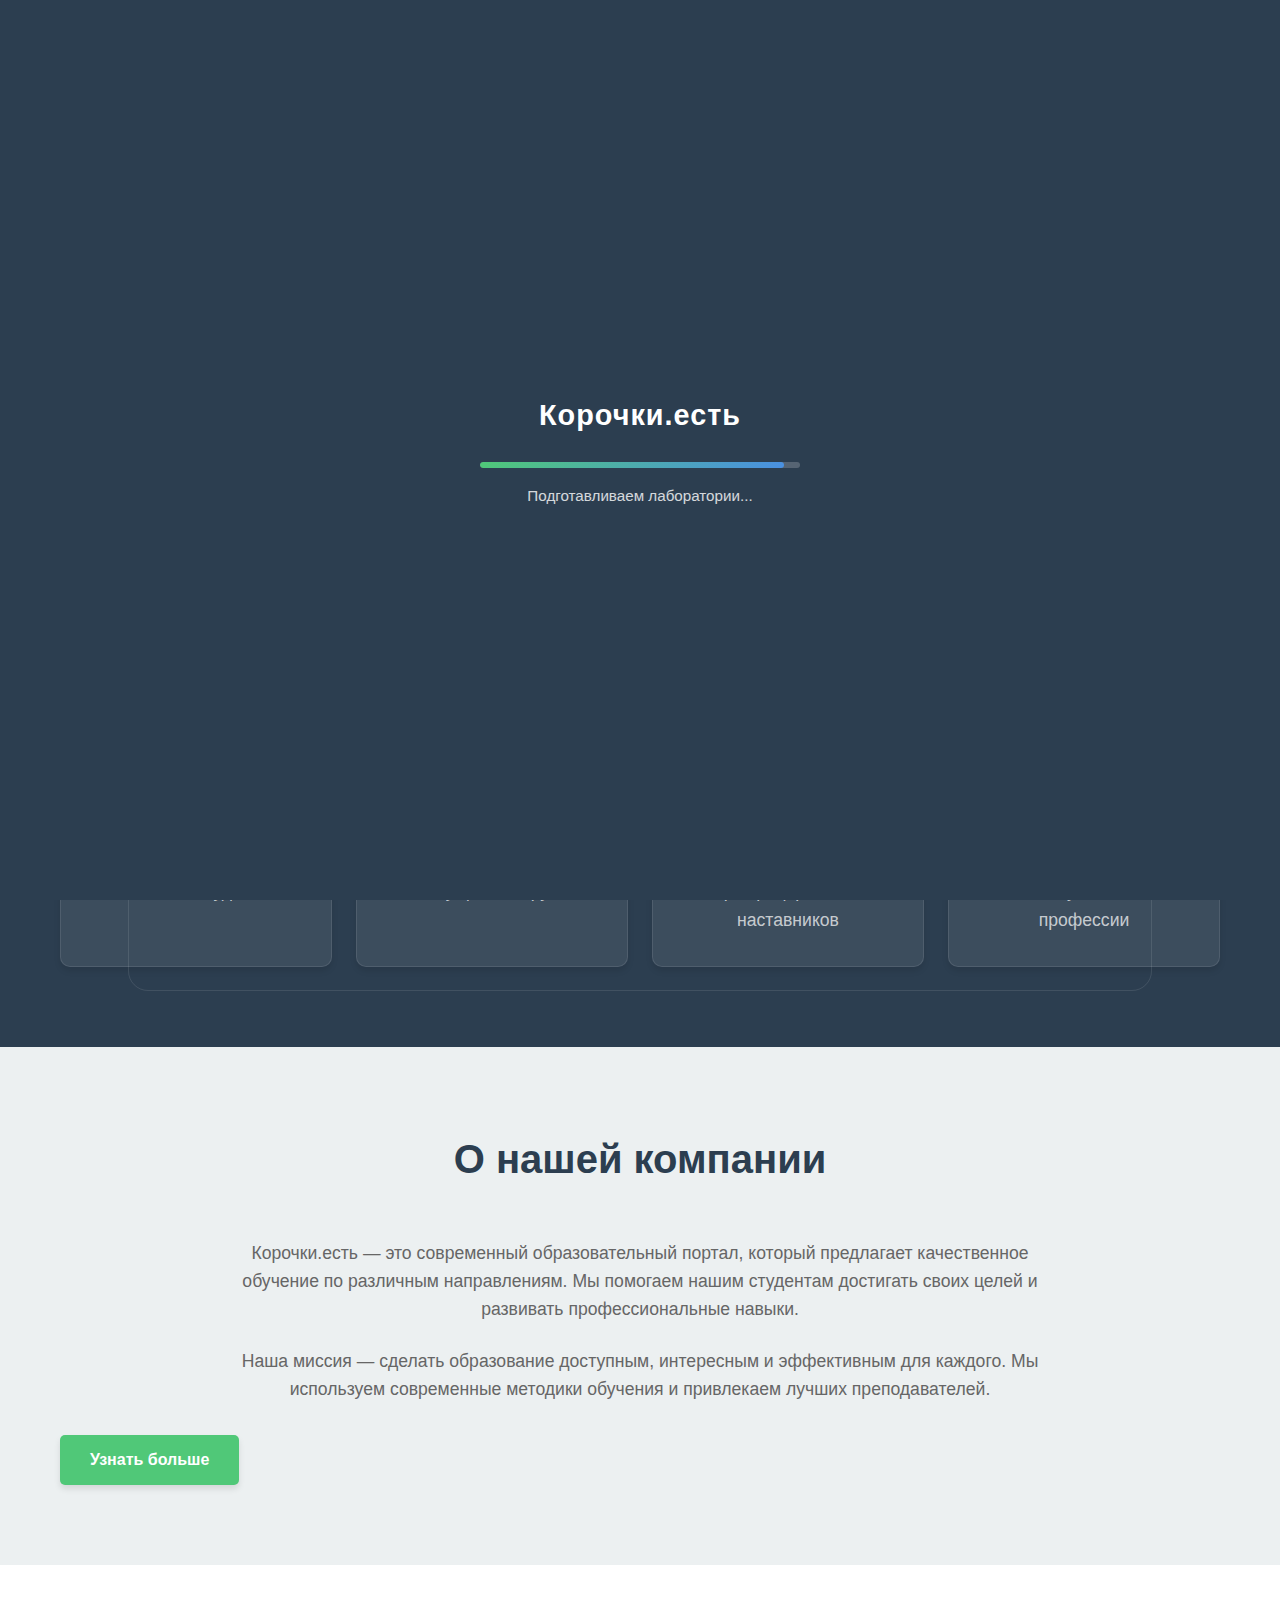
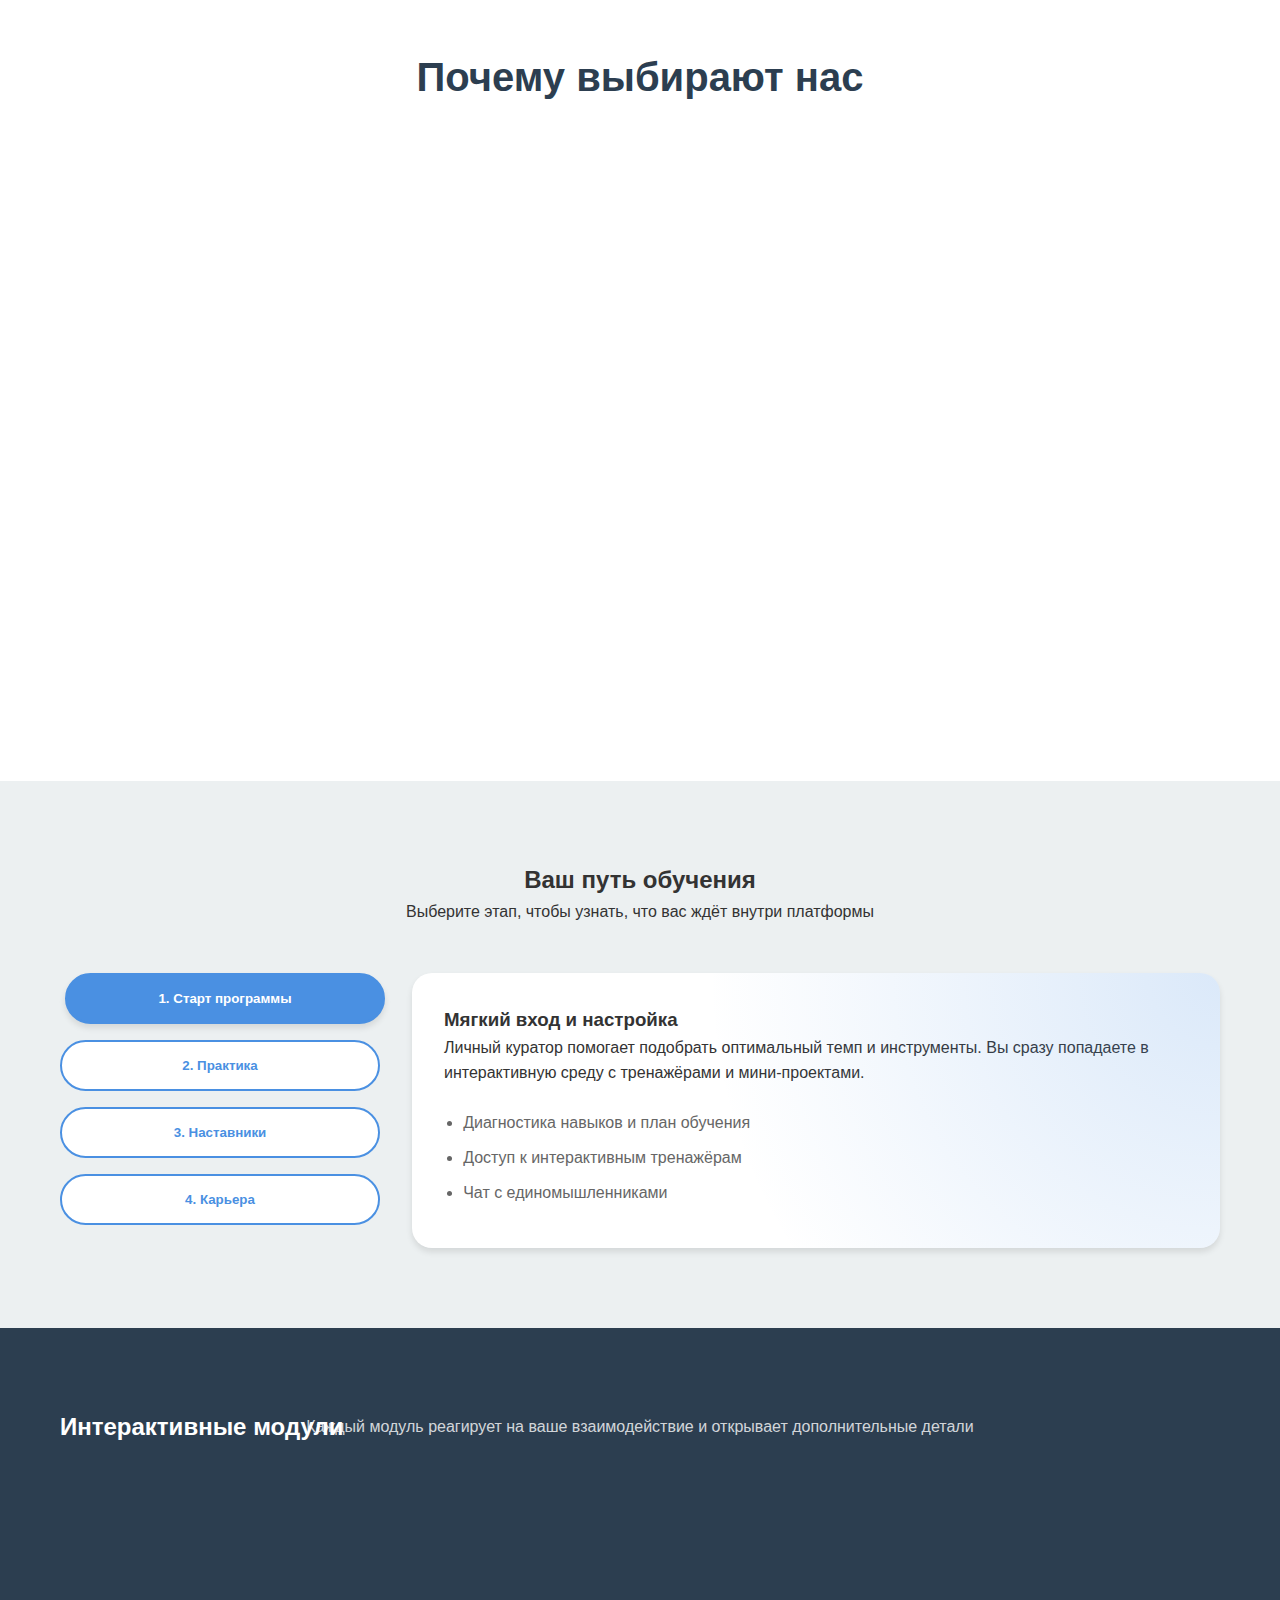
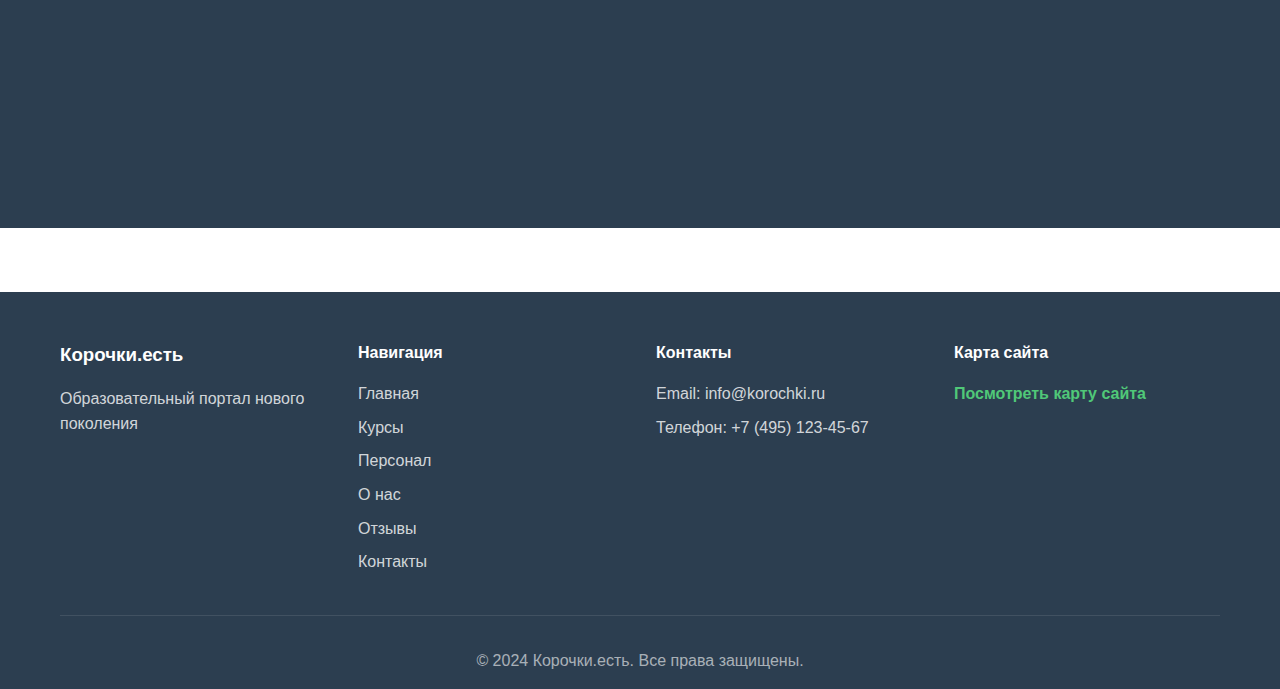
<file: index.html>
<!DOCTYPE html>
<html lang="ru">
<head>
    <meta charset="UTF-8">
    <meta name="viewport" content="width=device-width, initial-scale=1.0">
    <title>Главная - Образовательный Портал</title>
    <link rel="stylesheet" href="styles.css">
</head>
<body>
    <div class="page-loader">
        <div class="loader-core">
            <div class="loader-logo">Корочки.есть</div>
            <div class="loader-progress">
                <span></span>
            </div>
            <p class="loader-text">Запускаем платформу...</p>
        </div>
    </div>
    <header>
        <nav class="navbar">
            <div class="container">
                <div class="logo">
                    <h1>Корочки.есть</h1>
                </div>
                <ul class="nav-menu">
                    <li><a href="index.html" class="active">Главная</a></li>
                    <li><a href="courses.html">Курсы</a></li>
                    <li><a href="staff.html">Персонал</a></li>
                    <li><a href="about.html">О нас</a></li>
                    <li><a href="reviews.html">Отзывы</a></li>
                    <li><a href="contacts.html">Контакты</a></li>
                </ul>
                <div class="hamburger">
                    <span></span>
                    <span></span>
                    <span></span>
                </div>
            </div>
        </nav>
    </header>

    <main>
        <section class="hero">
            <div class="hero-content">
                <h1 class="fade-in">Добро пожаловать</h1>
                <p class="fade-in-delay">Ваш путь к знаниям начинается здесь</p>
                <a href="courses.html" class="btn btn-primary fade-in-delay-2">Начать обучение</a>
            </div>
            <div class="hero-animation">
                <div class="floating-shapes">
                    <div class="shape shape-1"></div>
                    <div class="shape shape-2"></div>
                    <div class="shape shape-3"></div>
                </div>
            </div>
        </section>

        <section class="live-stats">
            <div class="container">
                <div class="live-stats-header">
                    <h2>Доверяют тысячи студентов</h2>
                    <p>Статистика обновляется в реальном времени и показывает, как растёт сообщество Корочки.есть</p>
                </div>
                <div class="live-stats-grid">
                    <div class="stat-card">
                        <div class="stat-number" data-target="5200">0</div>
                        <p class="stat-label">Активных студентов</p>
                    </div>
                    <div class="stat-card">
                        <div class="stat-number" data-target="280">0</div>
                        <p class="stat-label">Запущенных групп</p>
                    </div>
                    <div class="stat-card">
                        <div class="stat-number" data-target="87">0</div>
                        <p class="stat-label">Сертифицированных наставников</p>
                    </div>
                    <div class="stat-card">
                        <div class="stat-number" data-target="96">0</div>
                        <p class="stat-label">% выпускников в профессии</p>
                    </div>
                </div>
            </div>
        </section>

        <section class="about-preview">
            <div class="container">
                <h2>О нашей компании</h2>
                <div class="about-content">
                    <p>Корочки.есть — это современный образовательный портал, который предлагает качественное обучение по различным направлениям. Мы помогаем нашим студентам достигать своих целей и развивать профессиональные навыки.</p>
                    <p>Наша миссия — сделать образование доступным, интересным и эффективным для каждого. Мы используем современные методики обучения и привлекаем лучших преподавателей.</p>
                </div>
                <a href="about.html" class="btn btn-secondary">Узнать больше</a>
            </div>
        </section>

        <section class="features">
            <div class="container">
                <h2>Почему выбирают нас</h2>
                <div class="features-grid">
                    <div class="feature-card">
                        <div class="feature-icon">📚</div>
                        <h3>Широкий выбор курсов</h3>
                        <p>Более 50 различных программ обучения</p>
                    </div>
                    <div class="feature-card">
                        <div class="feature-icon">👨‍🏫</div>
                        <h3>Опытные преподаватели</h3>
                        <p>Профессионалы с многолетним опытом</p>
                    </div>
                    <div class="feature-card">
                        <div class="feature-icon">💼</div>
                        <h3>Практические навыки</h3>
                        <p>Фокус на реальных проектах и задачах</p>
                    </div>
                    <div class="feature-card">
                        <div class="feature-icon">🎓</div>
                        <h3>Сертификаты</h3>
                        <p>Получите документ об окончании курса</p>
                    </div>
                </div>
            </div>
        </section>

        <section class="journey-section">
            <div class="container">
                <div class="journey-header">
                    <h2>Ваш путь обучения</h2>
                    <p>Выберите этап, чтобы узнать, что вас ждёт внутри платформы</p>
                </div>
                <div class="journey-wrapper">
                    <div class="journey-steps">
                        <button class="journey-step active" data-step="start">1. Старт программы</button>
                        <button class="journey-step" data-step="practice">2. Практика</button>
                        <button class="journey-step" data-step="mentor">3. Наставники</button>
                        <button class="journey-step" data-step="career">4. Карьера</button>
                    </div>
                    <div class="journey-content">
                        <div class="journey-detail active" data-step-detail="start">
                            <h3>Мягкий вход и настройка</h3>
                            <p>Личный куратор помогает подобрать оптимальный темп и инструменты. Вы сразу попадаете в интерактивную среду с тренажёрами и мини-проектами.</p>
                            <ul>
                                <li>Диагностика навыков и план обучения</li>
                                <li>Доступ к интерактивным тренажёрам</li>
                                <li>Чат с единомышленниками</li>
                            </ul>
                        </div>
                        <div class="journey-detail" data-step-detail="practice">
                            <h3>Практика на реальных задачах</h3>
                            <p>Каждая неделя завершается проектом с проверкой наставника. Мы моделируем реальные кейсы индустрии, чтобы вы могли собрать портфолио.</p>
                            <ul>
                                <li>Командные спринты и хакатоны</li>
                                <li>Кейсы от партнёрских компаний</li>
                                <li>Разборы решений в live-формате</li>
                            </ul>
                        </div>
                        <div class="journey-detail" data-step-detail="mentor">
                            <h3>Поддержка наставников</h3>
                            <p>Эксперты из индустрии дают обратную связь, помогают решать сложные задачи и делятся инсайтами о профессии.</p>
                            <ul>
                                <li>1:1 созвоны и групповые разборы</li>
                                <li>Код-ревью и дизайн-критика</li>
                                <li>Закрытые AMA-сессии</li>
                            </ul>
                        </div>
                        <div class="journey-detail" data-step-detail="career">
                            <h3>Карьерный трамплин</h3>
                            <p>Отрабатываем собеседования, обновляем резюме и помогаем найти работу через базу вакансий Корочки.есть.</p>
                            <ul>
                                <li>Подготовка к интервью с HR и техлидом</li>
                                <li>База стажировок и вакансий партнёров</li>
                                <li>Сопровождение до выхода на оффер</li>
                            </ul>
                        </div>
                    </div>
                </div>
            </div>
        </section>

        <section class="modules-section">
            <div class="container">
                <h2>Интерактивные модули</h2>
                <p class="modules-subtitle">Каждый модуль реагирует на ваше взаимодействие и открывает дополнительные детали</p>
                <div class="modules-grid">
                    <div class="module-card" data-module="labs">
                        <span>VR LAB</span>
                        <h3>Цифровые лаборатории</h3>
                        <p>Отработка навыков в симуляциях: от настройки серверов до прототипирования интерфейсов.</p>
                        <small>Наведите курсор, чтобы увидеть эффект</small>
                    </div>
                    <div class="module-card" data-module="streams">
                        <span>LIVE</span>
                        <h3>Прямые эфиры</h3>
                        <p>Живые занятия с преподавателями, возможность задавать вопросы и мгновенно получать ответы.</p>
                        <small>Доступен автоматический реплей</small>
                    </div>
                    <div class="module-card" data-module="missions">
                        <span>XP</span>
                        <h3>Обучение через миссии</h3>
                        <p>Игровая система прогресса с достижениями, рейтингами и наградами за активность.</p>
                        <small>Синхронизируется с карьерным профилем</small>
                    </div>
                </div>
            </div>
        </section>
    </main>

    <footer>
        <div class="container">
            <div class="footer-content">
                <div class="footer-section">
                    <h3>Корочки.есть</h3>
                    <p>Образовательный портал нового поколения</p>
                </div>
                <div class="footer-section">
                    <h4>Навигация</h4>
                    <ul>
                        <li><a href="index.html">Главная</a></li>
                        <li><a href="courses.html">Курсы</a></li>
                        <li><a href="staff.html">Персонал</a></li>
                        <li><a href="about.html">О нас</a></li>
                        <li><a href="reviews.html">Отзывы</a></li>
                        <li><a href="contacts.html">Контакты</a></li>
                    </ul>
                </div>
                <div class="footer-section">
                    <h4>Контакты</h4>
                    <p>Email: info@korochki.ru</p>
                    <p>Телефон: +7 (495) 123-45-67</p>
                </div>
                <div class="footer-section">
                    <h4>Карта сайта</h4>
                    <a href="sitemap.html" class="sitemap-link">Посмотреть карту сайта</a>
                </div>
            </div>
            <div class="footer-bottom">
                <p>&copy; 2024 Корочки.есть. Все права защищены.</p>
            </div>
        </div>
    </footer>

    <script src="script.js"></script>
</body>
</html>
</file>
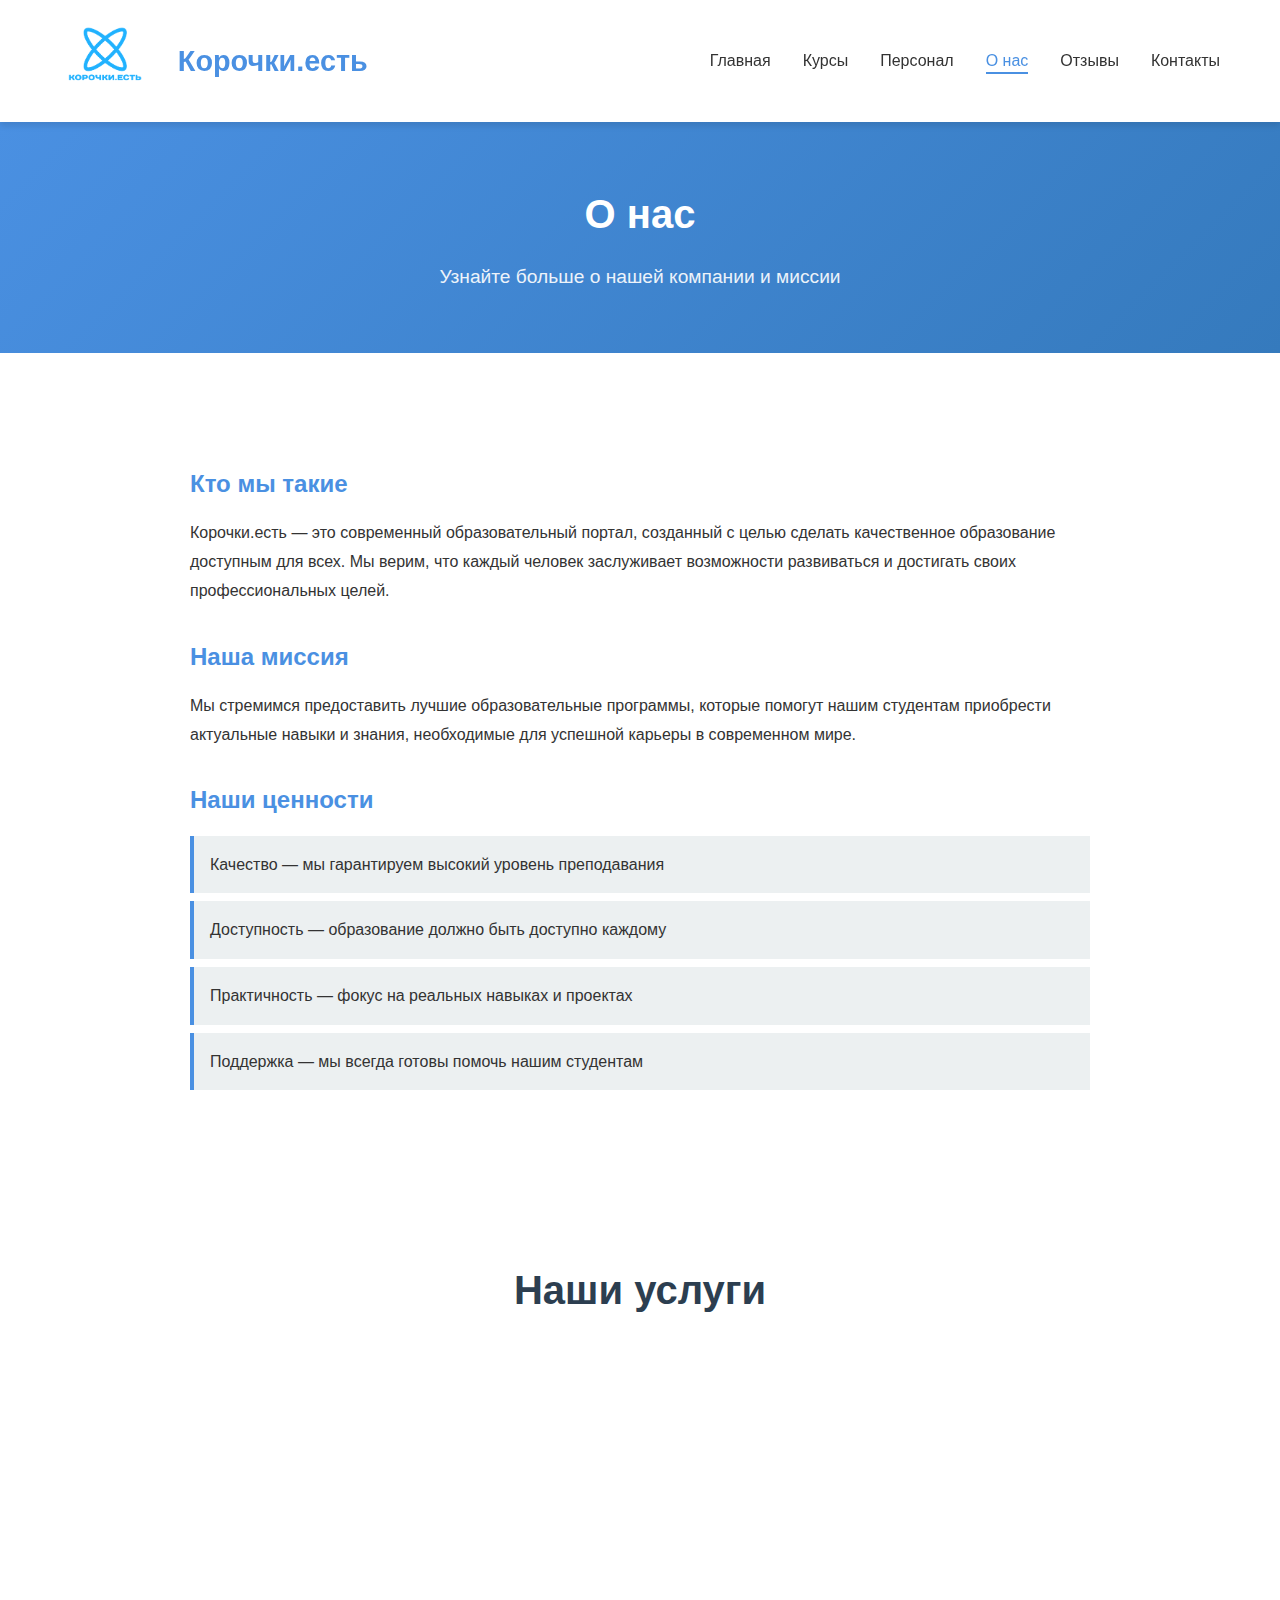
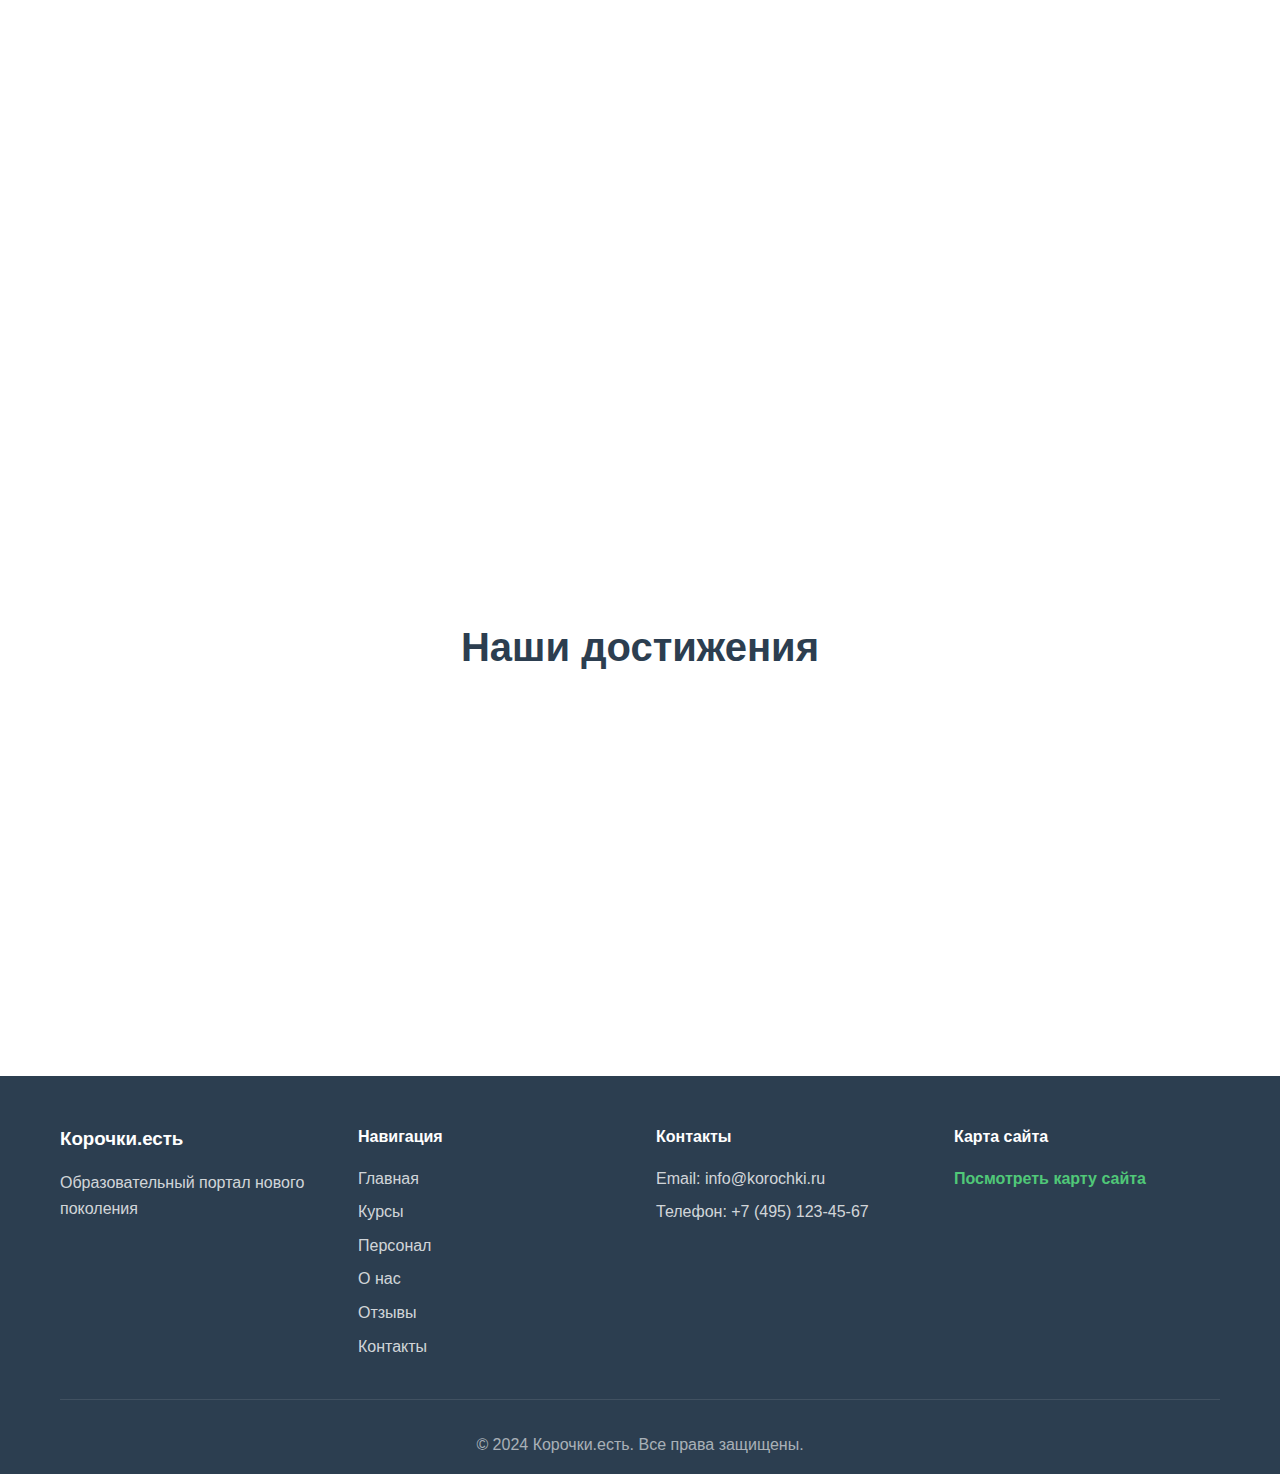
<file: about.html>
<!DOCTYPE html>
<html lang="ru">
<head>
    <meta charset="UTF-8">
    <meta name="viewport" content="width=device-width, initial-scale=1.0">
    <title>О нас - Образовательный Портал</title>
    <link rel="stylesheet" href="styles.css">
</head>
<body>
    <header>
        <nav class="navbar">
            <div class="container">
                <div class="logo">
                    <img src="img/image-Photoroom.png" alt="Корочки.есть" class="logo-img">
                    <h1>Корочки.есть</h1>
                </div>
                <ul class="nav-menu">
                    <li><a href="index.html">Главная</a></li>
                    <li><a href="courses.html">Курсы</a></li>
                    <li><a href="staff.html">Персонал</a></li>
                    <li><a href="about.html" class="active">О нас</a></li>
                    <li><a href="reviews.html">Отзывы</a></li>
                    <li><a href="contacts.html">Контакты</a></li>
                </ul>
                <div class="hamburger">
                    <span></span>
                    <span></span>
                    <span></span>
                </div>
            </div>
        </nav>
    </header>

    <main>
        <section class="page-header">
            <div class="container">
                <h1>О нас</h1>
                <p>Узнайте больше о нашей компании и миссии</p>
            </div>
        </section>

        <section class="about-section">
            <div class="container">
                <div class="about-content-wrapper">
                    <div class="about-text">
                        <h2>Кто мы такие</h2>
                        <p>Корочки.есть — это современный образовательный портал, созданный с целью сделать качественное образование доступным для всех. Мы верим, что каждый человек заслуживает возможности развиваться и достигать своих профессиональных целей.</p>
                        
                        <h2>Наша миссия</h2>
                        <p>Мы стремимся предоставить лучшие образовательные программы, которые помогут нашим студентам приобрести актуальные навыки и знания, необходимые для успешной карьеры в современном мире.</p>

                        <h2>Наши ценности</h2>
                        <ul class="values-list">
                            <li>Качество — мы гарантируем высокий уровень преподавания</li>
                            <li>Доступность — образование должно быть доступно каждому</li>
                            <li>Практичность — фокус на реальных навыках и проектах</li>
                            <li>Поддержка — мы всегда готовы помочь нашим студентам</li>
                        </ul>
                    </div>
                </div>
            </div>
        </section>

        <section class="services-section">
            <div class="container">
                <h2>Наши услуги</h2>
                <div class="services-grid">
                    <div class="service-card">
                        <div class="service-icon">📖</div>
                        <h3>Онлайн-курсы</h3>
                        <p>Интерактивные курсы с видео-лекциями, практическими заданиями и обратной связью от преподавателей.</p>
                    </div>

                    <div class="service-card">
                        <div class="service-icon">👥</div>
                        <h3>Групповые занятия</h3>
                        <p>Обучение в небольших группах с живым общением и совместными проектами.</p>
                    </div>

                    <div class="service-card">
                        <div class="service-icon">🎯</div>
                        <h3>Индивидуальное обучение</h3>
                        <p>Персональные занятия с преподавателем, адаптированные под ваши цели и темп.</p>
                    </div>

                    <div class="service-card">
                        <div class="service-icon">💼</div>
                        <h3>Карьерное консультирование</h3>
                        <p>Помощь в составлении резюме, подготовке к собеседованиям и поиске работы.</p>
                    </div>

                    <div class="service-card">
                        <div class="service-icon">🏆</div>
                        <h3>Сертификация</h3>
                        <p>Получите официальный сертификат об окончании курса, признаваемый работодателями.</p>
                    </div>

                    <div class="service-card">
                        <div class="service-icon">🤝</div>
                        <h3>Сообщество</h3>
                        <p>Присоединяйтесь к сообществу студентов и профессионалов для обмена опытом.</p>
                    </div>
                </div>
            </div>
        </section>

        <section class="stats-section">
            <div class="container">
                <h2>Наши достижения</h2>
                <div class="stats-grid">
                    <div class="stat-card">
                        <div class="stat-number" data-target="5000">0</div>
                        <div class="stat-label">Студентов</div>
                    </div>
                    <div class="stat-card">
                        <div class="stat-number" data-target="50">0</div>
                        <div class="stat-label">Курсов</div>
                    </div>
                    <div class="stat-card">
                        <div class="stat-number" data-target="25">0</div>
                        <div class="stat-label">Преподавателей</div>
                    </div>
                    <div class="stat-card">
                        <div class="stat-number" data-target="95">0</div>
                        <div class="stat-label">% Успешных выпускников</div>
                    </div>
                </div>
            </div>
        </section>
    </main>

    <footer>
        <div class="container">
            <div class="footer-content">
                <div class="footer-section">
                    <h3>Корочки.есть</h3>
                    <p>Образовательный портал нового поколения</p>
                </div>
                <div class="footer-section">
                    <h4>Навигация</h4>
                    <ul>
                        <li><a href="index.html">Главная</a></li>
                        <li><a href="courses.html">Курсы</a></li>
                        <li><a href="staff.html">Персонал</a></li>
                        <li><a href="about.html">О нас</a></li>
                        <li><a href="reviews.html">Отзывы</a></li>
                        <li><a href="contacts.html">Контакты</a></li>
                    </ul>
                </div>
                <div class="footer-section">
                    <h4>Контакты</h4>
                    <p>Email: info@korochki.ru</p>
                    <p>Телефон: +7 (495) 123-45-67</p>
                </div>
                <div class="footer-section">
                    <h4>Карта сайта</h4>
                    <a href="sitemap.html" class="sitemap-link">Посмотреть карту сайта</a>
                </div>
            </div>
            <div class="footer-bottom">
                <p>&copy; 2024 Корочки.есть. Все права защищены.</p>
            </div>
        </div>
    </footer>

    <script src="script.js"></script>
</body>
</html>
</file>
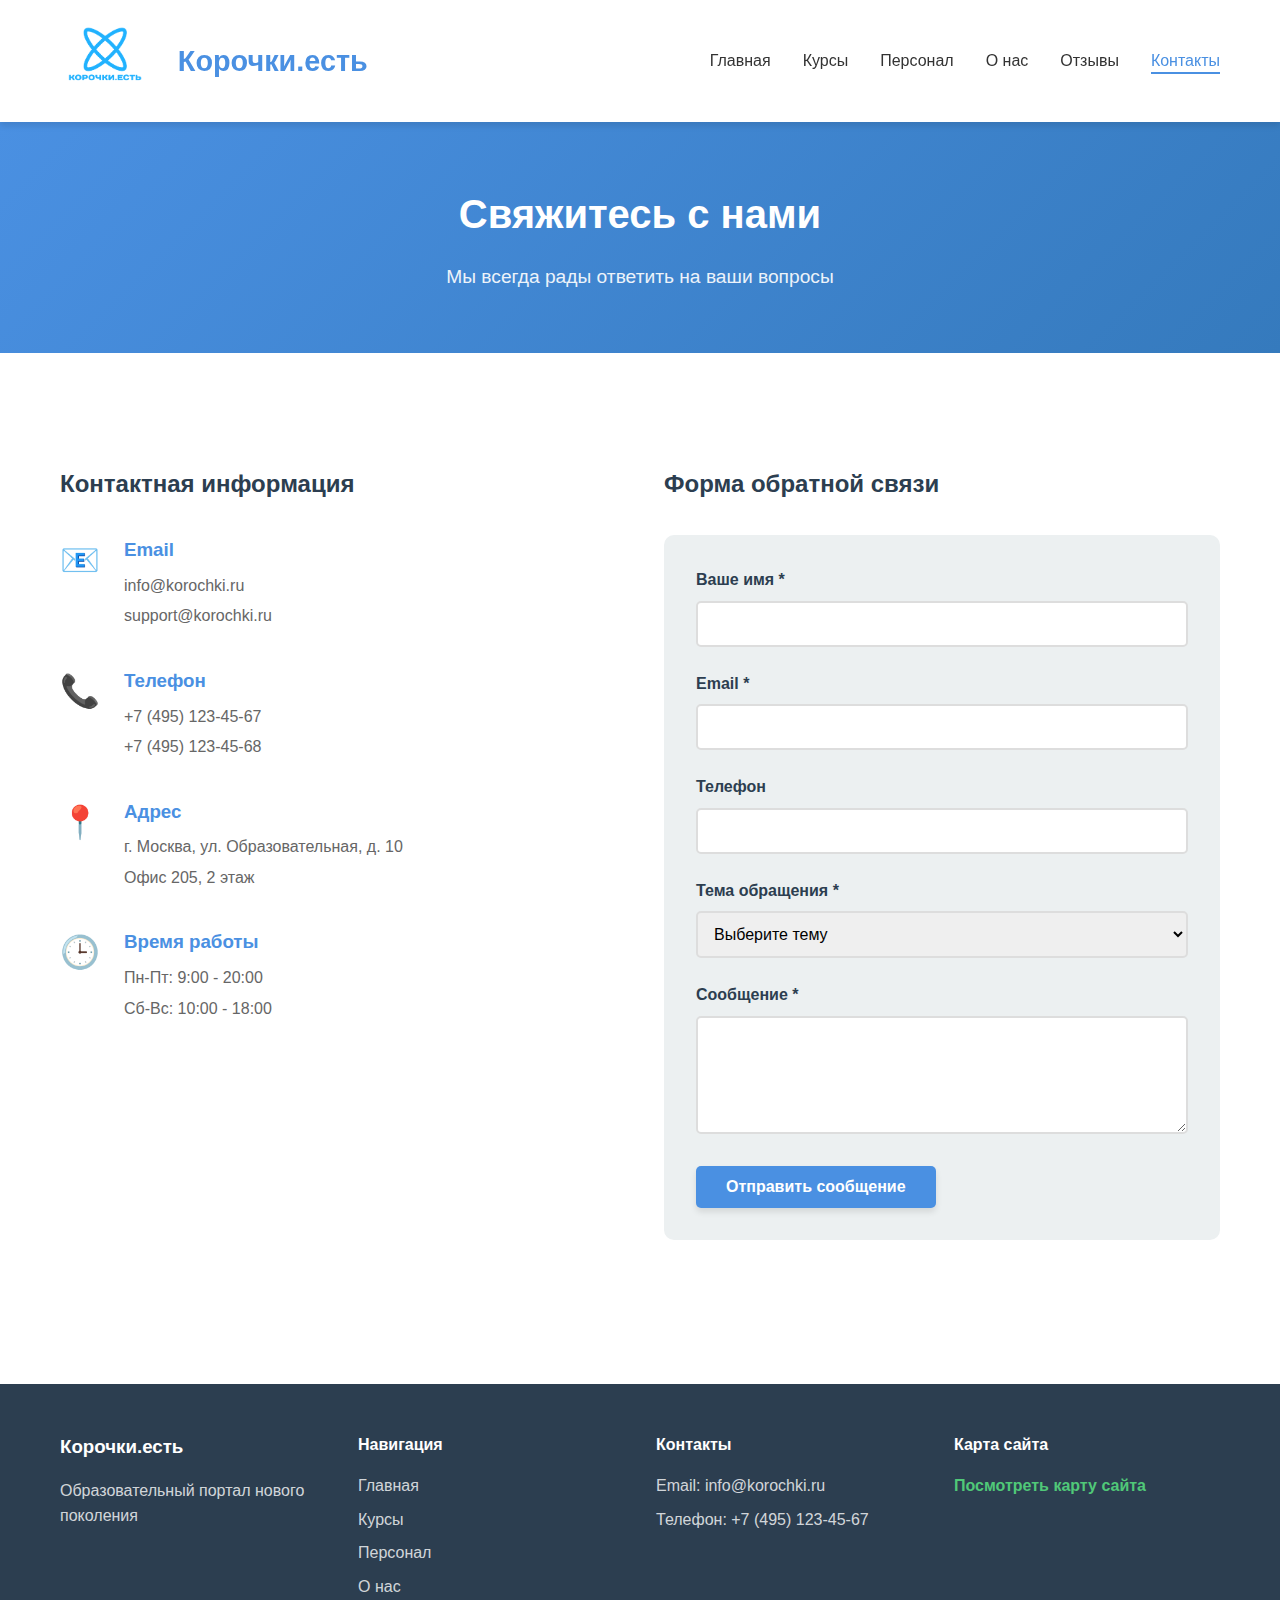
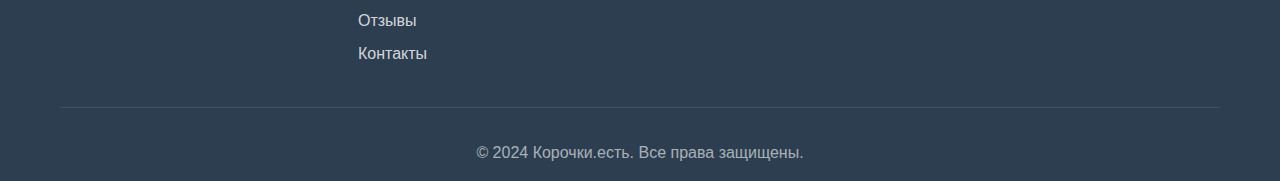
<file: contacts.html>
<!DOCTYPE html>
<html lang="ru">
<head>
    <meta charset="UTF-8">
    <meta name="viewport" content="width=device-width, initial-scale=1.0">
    <title>Контакты - Образовательный Портал</title>
    <link rel="stylesheet" href="styles.css">
</head>
<body>
    <header>
        <nav class="navbar">
            <div class="container">
                <div class="logo">
                    <img src="img/image-Photoroom.png" alt="Корочки.есть" class="logo-img">
                    <h1>Корочки.есть</h1>
                </div>
                <ul class="nav-menu">
                    <li><a href="index.html">Главная</a></li>
                    <li><a href="courses.html">Курсы</a></li>
                    <li><a href="staff.html">Персонал</a></li>
                    <li><a href="about.html">О нас</a></li>
                    <li><a href="reviews.html">Отзывы</a></li>
                    <li><a href="contacts.html" class="active">Контакты</a></li>
                </ul>
                <div class="hamburger">
                    <span></span>
                    <span></span>
                    <span></span>
                </div>
            </div>
        </nav>
    </header>

    <main>
        <section class="page-header">
            <div class="container">
                <h1>Свяжитесь с нами</h1>
                <p>Мы всегда рады ответить на ваши вопросы</p>
            </div>
        </section>

        <section class="contacts-section">
            <div class="container">
                <div class="contacts-wrapper">
                    <div class="contact-info">
                        <h2>Контактная информация</h2>
                        <div class="contact-item">
                            <div class="contact-icon">📧</div>
                            <div>
                                <h3>Email</h3>
                                <p>info@korochki.ru</p>
                                <p>support@korochki.ru</p>
                            </div>
                        </div>
                        <div class="contact-item">
                            <div class="contact-icon">📞</div>
                            <div>
                                <h3>Телефон</h3>
                                <p>+7 (495) 123-45-67</p>
                                <p>+7 (495) 123-45-68</p>
                            </div>
                        </div>
                        <div class="contact-item">
                            <div class="contact-icon">📍</div>
                            <div>
                                <h3>Адрес</h3>
                                <p>г. Москва, ул. Образовательная, д. 10</p>
                                <p>Офис 205, 2 этаж</p>
                            </div>
                        </div>
                        <div class="contact-item">
                            <div class="contact-icon">🕒</div>
                            <div>
                                <h3>Время работы</h3>
                                <p>Пн-Пт: 9:00 - 20:00</p>
                                <p>Сб-Вс: 10:00 - 18:00</p>
                            </div>
                        </div>
                    </div>

                    <div class="contact-form-wrapper">
                        <h2>Форма обратной связи</h2>
                        <form class="contact-form" id="contactForm">
                            <div class="form-group">
                                <label for="name">Ваше имя *</label>
                                <input type="text" id="name" name="name" required>
                            </div>
                            <div class="form-group">
                                <label for="email">Email *</label>
                                <input type="email" id="email" name="email" required>
                            </div>
                            <div class="form-group">
                                <label for="phone">Телефон</label>
                                <input type="tel" id="phone" name="phone">
                            </div>
                            <div class="form-group">
                                <label for="subject">Тема обращения *</label>
                                <select id="subject" name="subject" required>
                                    <option value="">Выберите тему</option>
                                    <option value="course">Вопрос о курсе</option>
                                    <option value="enrollment">Запись на курс</option>
                                    <option value="support">Техническая поддержка</option>
                                    <option value="other">Другое</option>
                                </select>
                            </div>
                            <div class="form-group">
                                <label for="message">Сообщение *</label>
                                <textarea id="message" name="message" rows="5" required></textarea>
                            </div>
                            <button type="submit" class="btn btn-primary">Отправить сообщение</button>
                        </form>
                        <div id="formMessage" class="form-message"></div>
                    </div>
                </div>
            </div>
        </section>
    </main>

    <footer>
        <div class="container">
            <div class="footer-content">
                <div class="footer-section">
                    <h3>Корочки.есть</h3>
                    <p>Образовательный портал нового поколения</p>
                </div>
                <div class="footer-section">
                    <h4>Навигация</h4>
                    <ul>
                        <li><a href="index.html">Главная</a></li>
                        <li><a href="courses.html">Курсы</a></li>
                        <li><a href="staff.html">Персонал</a></li>
                        <li><a href="about.html">О нас</a></li>
                        <li><a href="reviews.html">Отзывы</a></li>
                        <li><a href="contacts.html">Контакты</a></li>
                    </ul>
                </div>
                <div class="footer-section">
                    <h4>Контакты</h4>
                    <p>Email: info@korochki.ru</p>
                    <p>Телефон: +7 (495) 123-45-67</p>
                </div>
                <div class="footer-section">
                    <h4>Карта сайта</h4>
                    <a href="sitemap.html" class="sitemap-link">Посмотреть карту сайта</a>
                </div>
            </div>
            <div class="footer-bottom">
                <p>&copy; 2024 Корочки.есть. Все права защищены.</p>
            </div>
        </div>
    </footer>

    <script src="script.js"></script>
</body>
</html>
</file>
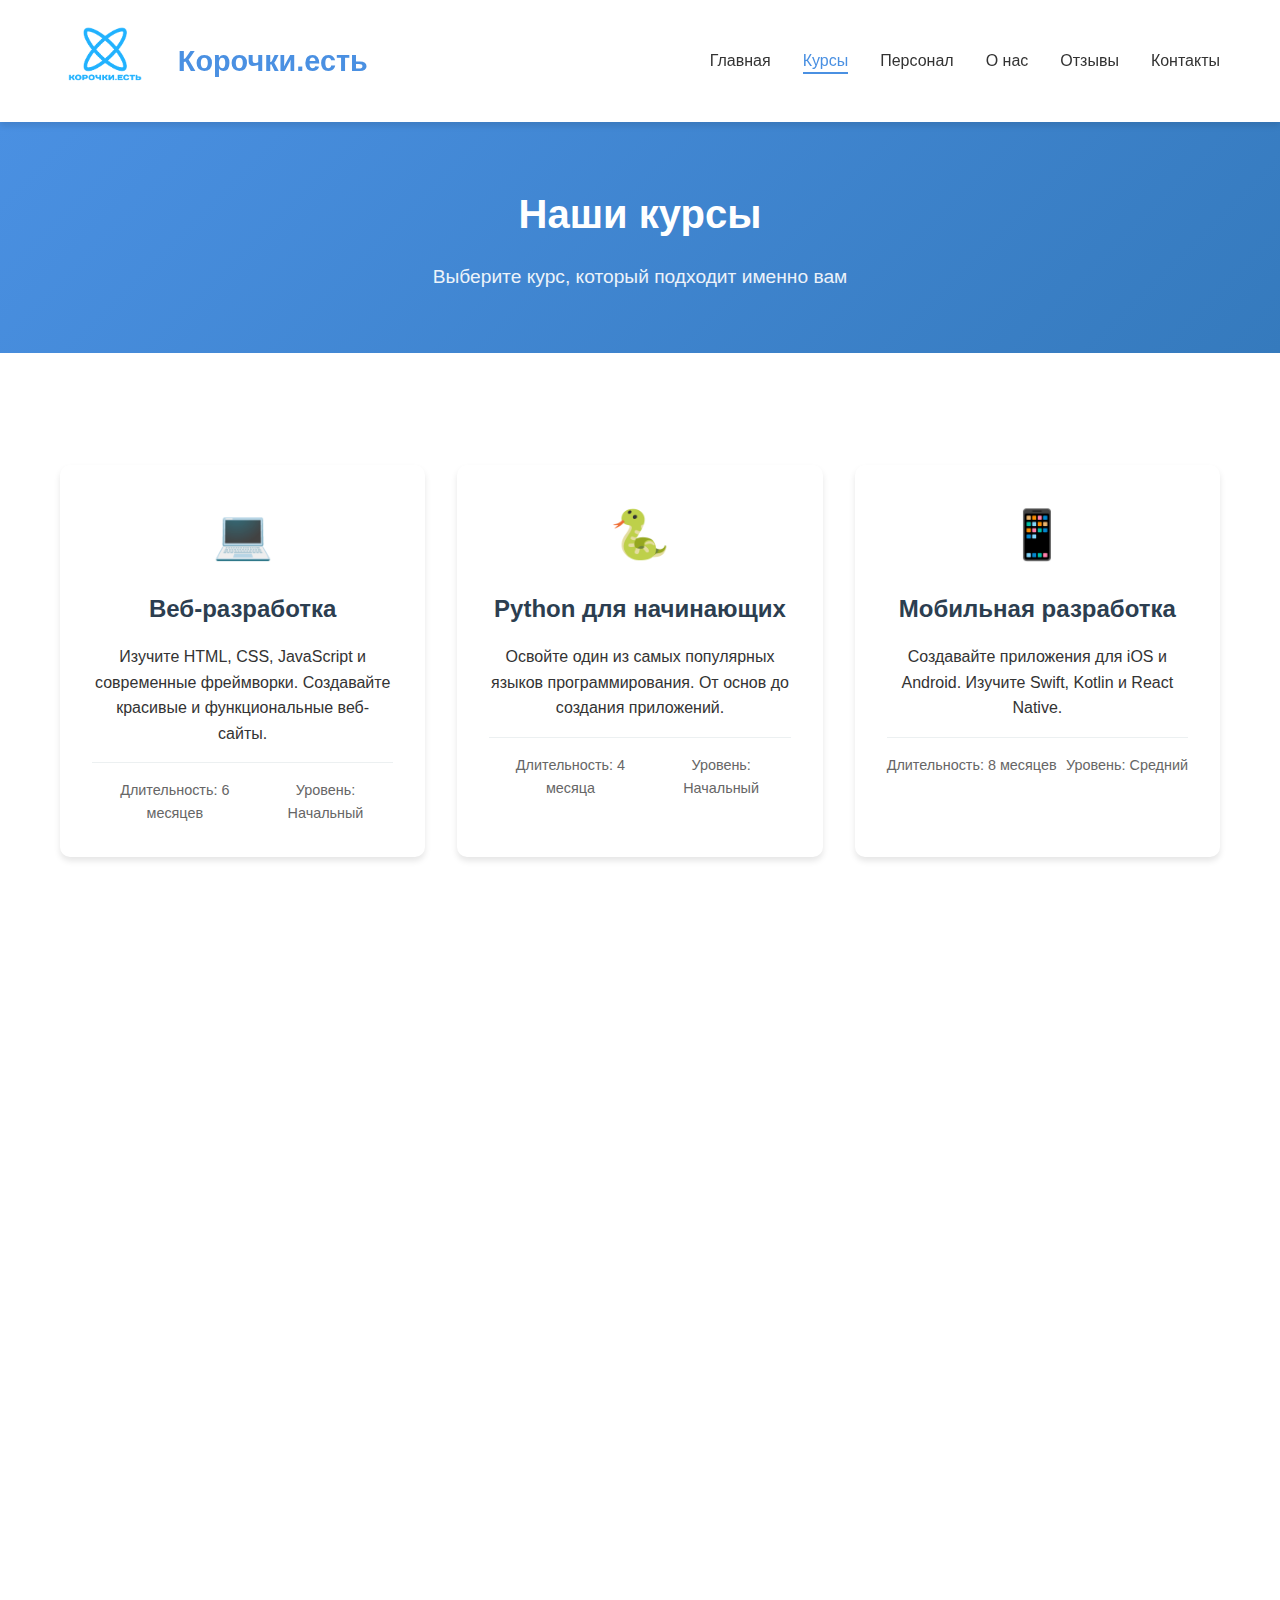
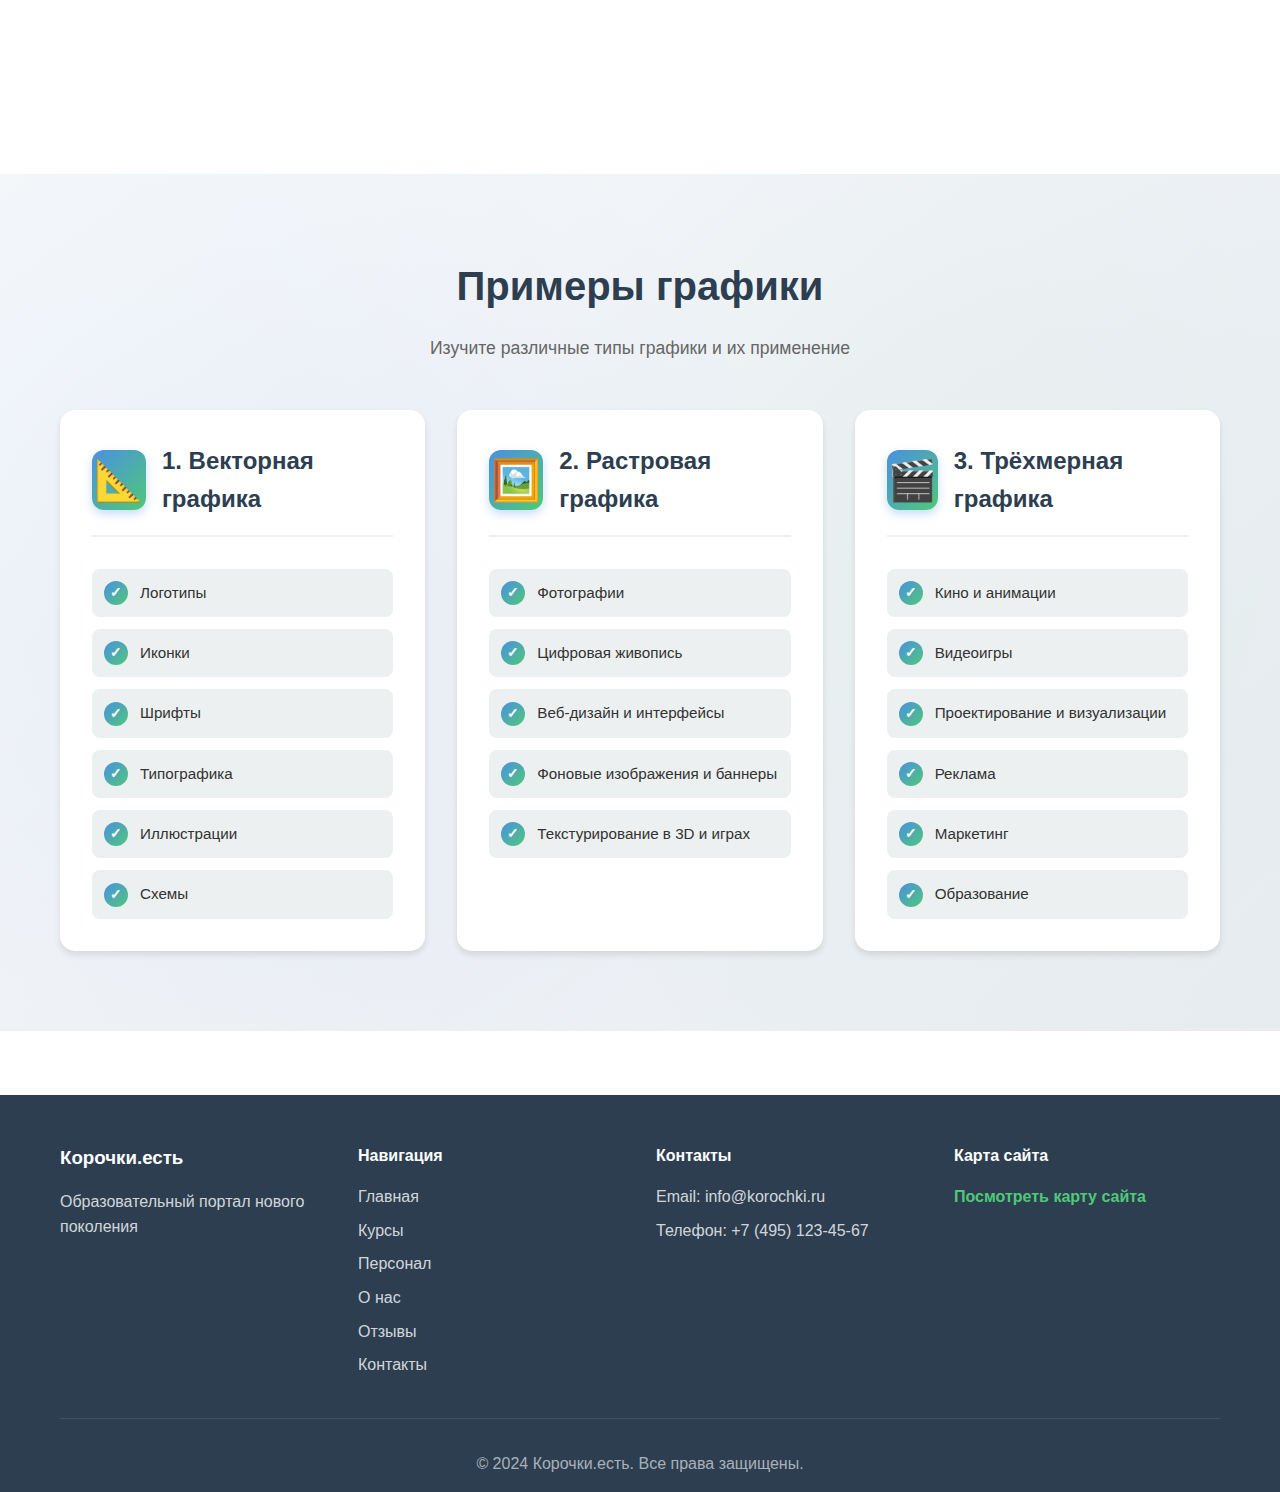
<file: courses.html>
<!DOCTYPE html>
<html lang="ru">
<head>
    <meta charset="UTF-8">
    <meta name="viewport" content="width=device-width, initial-scale=1.0">
    <title>Курсы - Образовательный Портал</title>
    <link rel="stylesheet" href="styles.css">
</head>
<body>
    <header>
        <nav class="navbar">
            <div class="container">
                <div class="logo">
                    <img src="img/image-Photoroom.png" alt="Корочки.есть" class="logo-img">
                    <h1>Корочки.есть</h1>
                </div>
                <ul class="nav-menu">
                    <li><a href="index.html">Главная</a></li>
                    <li><a href="courses.html" class="active">Курсы</a></li>
                    <li><a href="staff.html">Персонал</a></li>
                    <li><a href="about.html">О нас</a></li>
                    <li><a href="reviews.html">Отзывы</a></li>
                    <li><a href="contacts.html">Контакты</a></li>
                </ul>
                <div class="hamburger">
                    <span></span>
                    <span></span>
                    <span></span>
                </div>
            </div>
        </nav>
    </header>

    <main>
        <section class="page-header">
            <div class="container">
                <h1>Наши курсы</h1>
                <p>Выберите курс, который подходит именно вам</p>
            </div>
        </section>

        <section class="courses-section">
            <div class="container">
                <div class="courses-grid">
                    <div class="course-card">
                        <div class="course-icon">💻</div>
                        <h3>Веб-разработка</h3>
                        <p>Изучите HTML, CSS, JavaScript и современные фреймворки. Создавайте красивые и функциональные веб-сайты.</p>
                        <div class="course-info">
                            <span>Длительность: 6 месяцев</span>
                            <span>Уровень: Начальный</span>
                        </div>
                    </div>

                    <div class="course-card">
                        <div class="course-icon">🐍</div>
                        <h3>Python для начинающих</h3>
                        <p>Освойте один из самых популярных языков программирования. От основ до создания приложений.</p>
                        <div class="course-info">
                            <span>Длительность: 4 месяца</span>
                            <span>Уровень: Начальный</span>
                        </div>
                    </div>

                    <div class="course-card">
                        <div class="course-icon">📱</div>
                        <h3>Мобильная разработка</h3>
                        <p>Создавайте приложения для iOS и Android. Изучите Swift, Kotlin и React Native.</p>
                        <div class="course-info">
                            <span>Длительность: 8 месяцев</span>
                            <span>Уровень: Средний</span>
                        </div>
                    </div>

                    <div class="course-card">
                        <div class="course-icon">🎨</div>
                        <h3>UI/UX дизайн</h3>
                        <p>Научитесь создавать интуитивные и красивые интерфейсы. Освойте Figma, Adobe XD и принципы дизайна.</p>
                        <div class="course-info">
                            <span>Длительность: 5 месяцев</span>
                            <span>Уровень: Начальный</span>
                        </div>
                    </div>

                    <div class="course-card">
                        <div class="course-icon">📊</div>
                        <h3>Анализ данных</h3>
                        <p>Работа с большими данными, машинное обучение и визуализация. Python, SQL, Tableau.</p>
                        <div class="course-info">
                            <span>Длительность: 7 месяцев</span>
                            <span>Уровень: Средний</span>
                        </div>
                    </div>

                    <div class="course-card">
                        <div class="course-icon">🔒</div>
                        <h3>Кибербезопасность</h3>
                        <p>Защита информации, этичный хакинг, сетевые технологии. Станьте специалистом по безопасности.</p>
                        <div class="course-info">
                            <span>Длительность: 9 месяцев</span>
                            <span>Уровень: Продвинутый</span>
                        </div>
                    </div>

                    <div class="course-card">
                        <div class="course-icon">☁️</div>
                        <h3>Облачные технологии</h3>
                        <p>AWS, Azure, Google Cloud. Научитесь работать с облачными платформами и сервисами.</p>
                        <div class="course-info">
                            <span>Длительность: 6 месяцев</span>
                            <span>Уровень: Средний</span>
                        </div>
                    </div>

                    <div class="course-card">
                        <div class="course-icon">🤖</div>
                        <h3>Искусственный интеллект</h3>
                        <p>Машинное обучение, нейронные сети, обработка естественного языка. Современные технологии AI.</p>
                        <div class="course-info">
                            <span>Длительность: 10 месяцев</span>
                            <span>Уровень: Продвинутый</span>
                        </div>
                    </div>
                </div>
            </div>
        </section>

        <section class="graphics-examples-section">
            <div class="container">
                <div class="section-header">
                    <h2>Примеры графики</h2>
                    <p>Изучите различные типы графики и их применение</p>
                </div>
                <div class="graphics-grid">
                    <div class="graphics-card">
                        <div class="graphics-header">
                            <div class="graphics-icon">📐</div>
                            <h3>1. Векторная графика</h3>
                        </div>
                        <div class="graphics-content">
                            <div class="examples-list">
                                <div class="example-item">
                                    <span class="example-badge">✓</span>
                                    <span>Логотипы</span>
                                </div>
                                <div class="example-item">
                                    <span class="example-badge">✓</span>
                                    <span>Иконки</span>
                                </div>
                                <div class="example-item">
                                    <span class="example-badge">✓</span>
                                    <span>Шрифты</span>
                                </div>
                                <div class="example-item">
                                    <span class="example-badge">✓</span>
                                    <span>Типографика</span>
                                </div>
                                <div class="example-item">
                                    <span class="example-badge">✓</span>
                                    <span>Иллюстрации</span>
                                </div>
                                <div class="example-item">
                                    <span class="example-badge">✓</span>
                                    <span>Схемы</span>
                                </div>
                            </div>
                        </div>
                    </div>

                    <div class="graphics-card">
                        <div class="graphics-header">
                            <div class="graphics-icon">🖼️</div>
                            <h3>2. Растровая графика</h3>
                        </div>
                        <div class="graphics-content">
                            <div class="examples-list">
                                <div class="example-item">
                                    <span class="example-badge">✓</span>
                                    <span>Фотографии</span>
                                </div>
                                <div class="example-item">
                                    <span class="example-badge">✓</span>
                                    <span>Цифровая живопись</span>
                                </div>
                                <div class="example-item">
                                    <span class="example-badge">✓</span>
                                    <span>Веб-дизайн и интерфейсы</span>
                                </div>
                                <div class="example-item">
                                    <span class="example-badge">✓</span>
                                    <span>Фоновые изображения и баннеры</span>
                                </div>
                                <div class="example-item">
                                    <span class="example-badge">✓</span>
                                    <span>Текстурирование в 3D и играх</span>
                                </div>
                            </div>
                        </div>
                    </div>

                    <div class="graphics-card">
                        <div class="graphics-header">
                            <div class="graphics-icon">🎬</div>
                            <h3>3. Трёхмерная графика</h3>
                        </div>
                        <div class="graphics-content">
                            <div class="examples-list">
                                <div class="example-item">
                                    <span class="example-badge">✓</span>
                                    <span>Кино и анимации</span>
                                </div>
                                <div class="example-item">
                                    <span class="example-badge">✓</span>
                                    <span>Видеоигры</span>
                                </div>
                                <div class="example-item">
                                    <span class="example-badge">✓</span>
                                    <span>Проектирование и визуализации</span>
                                </div>
                                <div class="example-item">
                                    <span class="example-badge">✓</span>
                                    <span>Реклама</span>
                                </div>
                                <div class="example-item">
                                    <span class="example-badge">✓</span>
                                    <span>Маркетинг</span>
                                </div>
                                <div class="example-item">
                                    <span class="example-badge">✓</span>
                                    <span>Образование</span>
                                </div>
                            </div>
                        </div>
                    </div>
                </div>
            </div>
        </section>
    </main>

    <footer>
        <div class="container">
            <div class="footer-content">
                <div class="footer-section">
                    <h3>Корочки.есть</h3>
                    <p>Образовательный портал нового поколения</p>
                </div>
                <div class="footer-section">
                    <h4>Навигация</h4>
                    <ul>
                        <li><a href="index.html">Главная</a></li>
                        <li><a href="courses.html">Курсы</a></li>
                        <li><a href="staff.html">Персонал</a></li>
                        <li><a href="about.html">О нас</a></li>
                        <li><a href="reviews.html">Отзывы</a></li>
                        <li><a href="contacts.html">Контакты</a></li>
                    </ul>
                </div>
                <div class="footer-section">
                    <h4>Контакты</h4>
                    <p>Email: info@korochki.ru</p>
                    <p>Телефон: +7 (495) 123-45-67</p>
                </div>
                <div class="footer-section">
                    <h4>Карта сайта</h4>
                    <a href="sitemap.html" class="sitemap-link">Посмотреть карту сайта</a>
                </div>
            </div>
            <div class="footer-bottom">
                <p>&copy; 2024 Корочки.есть. Все права защищены.</p>
            </div>
        </div>
    </footer>

    <script src="script.js"></script>
</body>
</html>
</file>
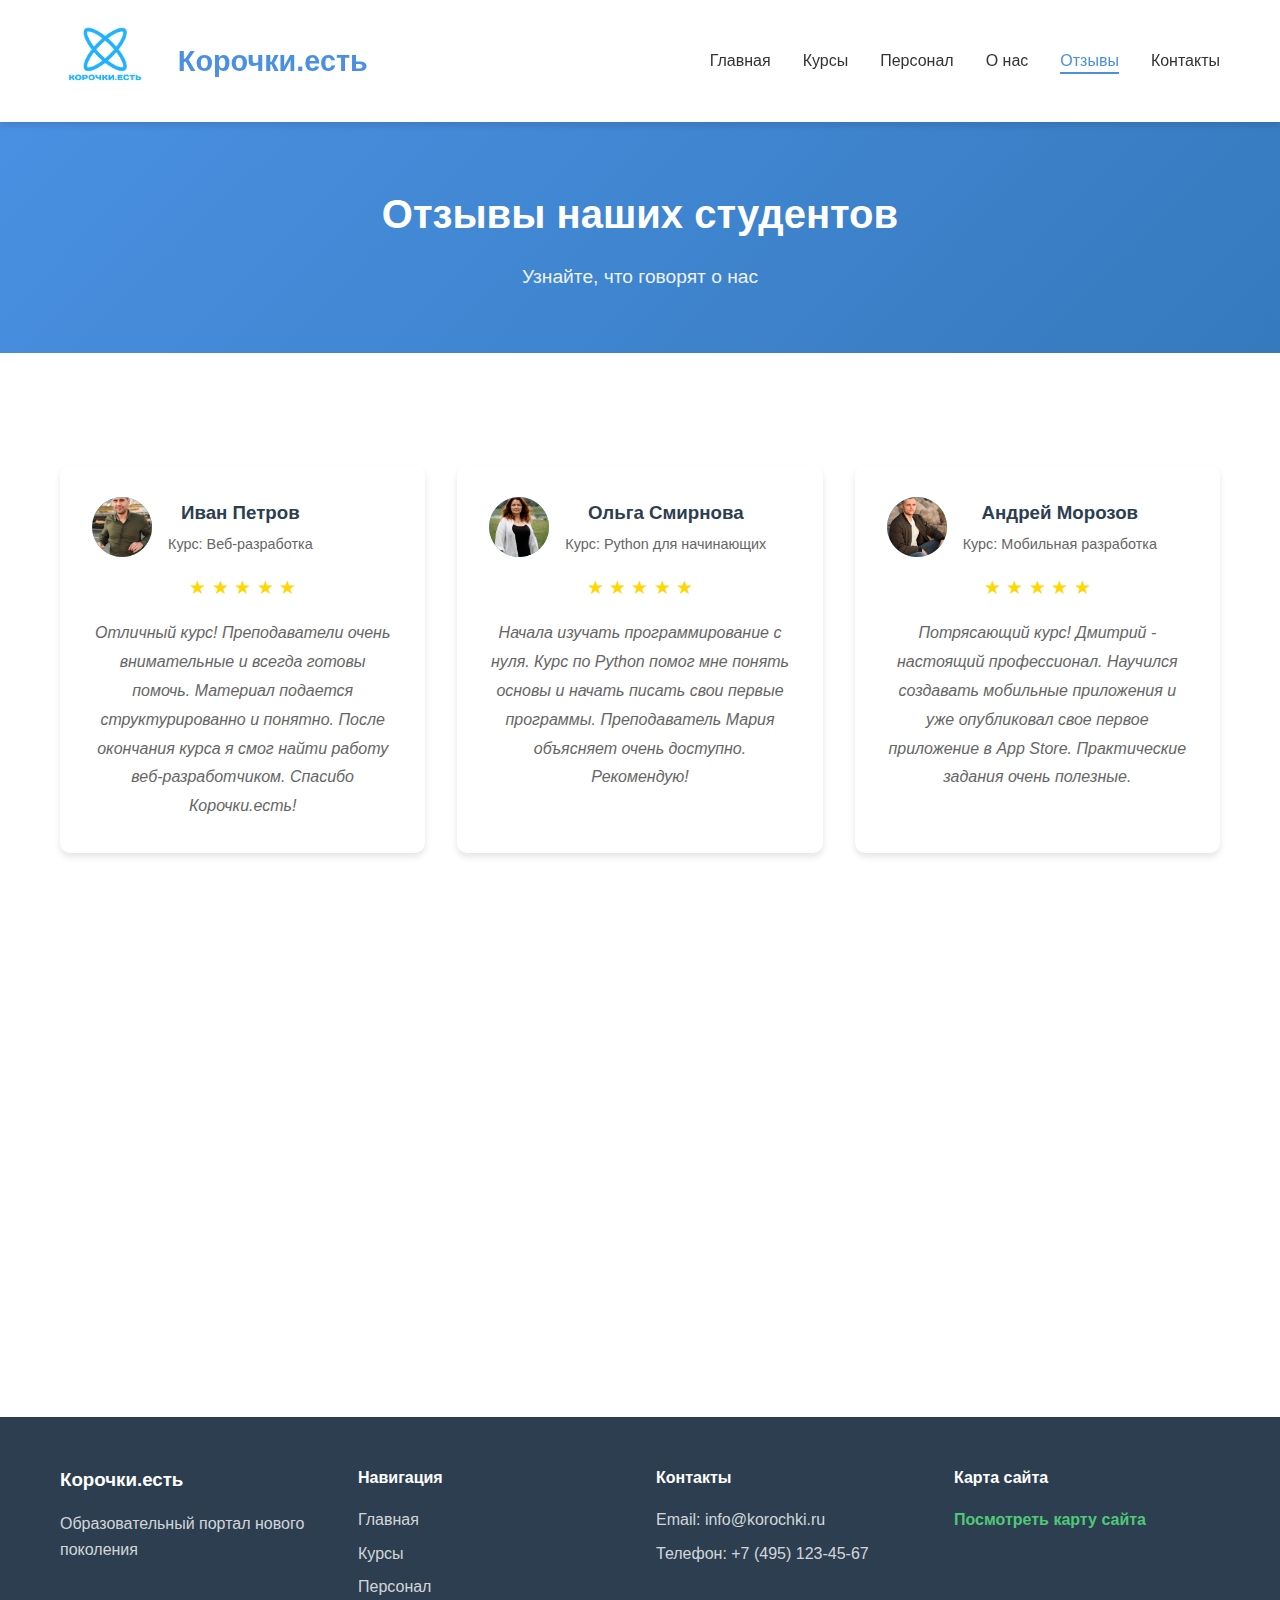
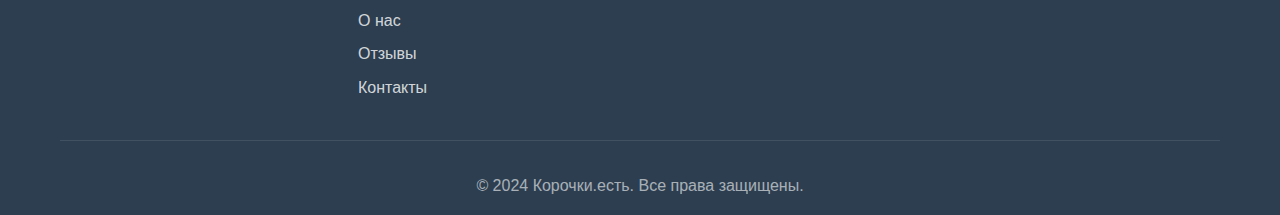
<file: reviews.html>
<!DOCTYPE html>
<html lang="ru">
<head>
    <meta charset="UTF-8">
    <meta name="viewport" content="width=device-width, initial-scale=1.0">
    <title>Отзывы - Образовательный Портал</title>
    <link rel="stylesheet" href="styles.css">
</head>
<body>
    <header>
        <nav class="navbar">
            <div class="container">
                <div class="logo">
                    <img src="img/image-Photoroom.png" alt="Корочки.есть" class="logo-img">
                    <h1>Корочки.есть</h1>
                </div>
                <ul class="nav-menu">
                    <li><a href="index.html">Главная</a></li>
                    <li><a href="courses.html">Курсы</a></li>
                    <li><a href="staff.html">Персонал</a></li>
                    <li><a href="about.html">О нас</a></li>
                    <li><a href="reviews.html" class="active">Отзывы</a></li>
                    <li><a href="contacts.html">Контакты</a></li>
                </ul>
                <div class="hamburger">
                    <span></span>
                    <span></span>
                    <span></span>
                </div>
            </div>
        </nav>
    </header>

    <main>
        <section class="page-header">
            <div class="container">
                <h1>Отзывы наших студентов</h1>
                <p>Узнайте, что говорят о нас</p>
            </div>
        </section>

        <section class="reviews-section">
            <div class="container">
                <div class="reviews-grid">
                    <div class="review-card">
                        <div class="review-header">
                            <div class="reviewer-avatar"><img src="img/Безымянный-round.png" width="60vw"></div>
                            <div class="reviewer-info">
                                <h3>Иван Петров</h3>
                                <p class="reviewer-course">Курс: Веб-разработка</p>
                            </div>
                        </div>
                        <div class="review-rating">
                            <span class="star">★</span>
                            <span class="star">★</span>
                            <span class="star">★</span>
                            <span class="star">★</span>
                            <span class="star">★</span>
                        </div>
                        <p class="review-text">Отличный курс! Преподаватели очень внимательные и всегда готовы помочь. Материал подается структурированно и понятно. После окончания курса я смог найти работу веб-разработчиком. Спасибо Корочки.есть!</p>
                    </div>

                    <div class="review-card">
                        <div class="review-header">
                            <div class="reviewer-avatar"><img src="img/22-round.png" width="60vw"></div>
                            <div class="reviewer-info">
                                <h3>Ольга Смирнова</h3>
                                <p class="reviewer-course">Курс: Python для начинающих</p>
                            </div>
                        </div>
                        <div class="review-rating">
                            <span class="star">★</span>
                            <span class="star">★</span>
                            <span class="star">★</span>
                            <span class="star">★</span>
                            <span class="star">★</span>
                        </div>
                        <p class="review-text">Начала изучать программирование с нуля. Курс по Python помог мне понять основы и начать писать свои первые программы. Преподаватель Мария объясняет очень доступно. Рекомендую!</p>
                    </div>

                    <div class="review-card">
                        <div class="review-header">
                            <div class="reviewer-avatar"><img src="img/2-round.png" width="60vw"></div>
                            <div class="reviewer-info">
                                <h3>Андрей Морозов</h3>
                                <p class="reviewer-course">Курс: Мобильная разработка</p>
                            </div>
                        </div>
                        <div class="review-rating">
                            <span class="star">★</span>
                            <span class="star">★</span>
                            <span class="star">★</span>
                            <span class="star">★</span>
                            <span class="star">★</span>
                        </div>
                        <p class="review-text">Потрясающий курс! Дмитрий - настоящий профессионал. Научился создавать мобильные приложения и уже опубликовал свое первое приложение в App Store. Практические задания очень полезные.</p>
                    </div>

                    <div class="review-card">
                        <div class="review-header">
                            <div class="reviewer-avatar"><img src="img/33-round.png" width="60vw"></div>
                            <div class="reviewer-info">
                                <h3>Елена Васильева</h3>
                                <p class="reviewer-course">Курс: UI/UX дизайн</p>
                            </div>
                        </div>
                        <div class="review-rating">
                            <span class="star">★</span>
                            <span class="star">★</span>
                            <span class="star">★</span>
                            <span class="star">★</span>
                            <span class="star">★</span>
                        </div>
                        <p class="review-text">Мечтала стать дизайнером, и этот курс помог мне осуществить мечту. Елена Козлова - прекрасный преподаватель с огромным опытом. Портфолио, которое я создала во время обучения, помогло мне найти работу.</p>
                    </div>

                    <div class="review-card">
                        <div class="review-header">
                            <div class="reviewer-avatar"><img src="img/3-round.png" width="60vw"></div>
                            <div class="reviewer-info">
                                <h3>Михаил Кузнецов</h3>
                                <p class="reviewer-course">Курс: Кибербезопасность</p>
                            </div>
                        </div>
                        <div class="review-rating">
                            <span class="star">★</span>
                            <span class="star">★</span>
                            <span class="star">★</span>
                            <span class="star">★</span>
                            <span class="star">★</span>
                        </div>
                        <p class="review-text">Серьезный и глубокий курс по кибербезопасности. Сергей Волков делится реальным опытом из индустрии. Много практики и интересных кейсов. Теперь работаю специалистом по информационной безопасности.</p>
                    </div>

                    <div class="review-card">
                        <div class="review-header">
                            <div class="reviewer-avatar"><img src="img/44-round.png" width="60vw"></div>
                            <div class="reviewer-info">
                                <h3>Наталья Лебедева</h3>
                                <p class="reviewer-course">Курс: Анализ данных</p>
                            </div>
                        </div>
                        <div class="review-rating">
                            <span class="star">★</span>
                            <span class="star">★</span>
                            <span class="star">★</span>
                            <span class="star">★</span>
                            <span class="star">★</span>
                        </div>
                        <p class="review-text">Отличный курс для тех, кто хочет работать с данными. Анна Новикова объясняет сложные концепции простым языком. Много практических заданий с реальными данными. Очень довольна результатом!</p>
                    </div>
                </div>
            </div>
        </section>
    </main>

    <footer>
        <div class="container">
            <div class="footer-content">
                <div class="footer-section">
                    <h3>Корочки.есть</h3>
                    <p>Образовательный портал нового поколения</p>
                </div>
                <div class="footer-section">
                    <h4>Навигация</h4>
                    <ul>
                        <li><a href="index.html">Главная</a></li>
                        <li><a href="courses.html">Курсы</a></li>
                        <li><a href="staff.html">Персонал</a></li>
                        <li><a href="about.html">О нас</a></li>
                        <li><a href="reviews.html">Отзывы</a></li>
                        <li><a href="contacts.html">Контакты</a></li>
                    </ul>
                </div>
                <div class="footer-section">
                    <h4>Контакты</h4>
                    <p>Email: info@korochki.ru</p>
                    <p>Телефон: +7 (495) 123-45-67</p>
                </div>
                <div class="footer-section">
                    <h4>Карта сайта</h4>
                    <a href="sitemap.html" class="sitemap-link">Посмотреть карту сайта</a>
                </div>
            </div>
            <div class="footer-bottom">
                <p>&copy; 2024 Корочки.есть. Все права защищены.</p>
            </div>
        </div>
    </footer>

    <script src="script.js"></script>
</body>
</html>
</file>
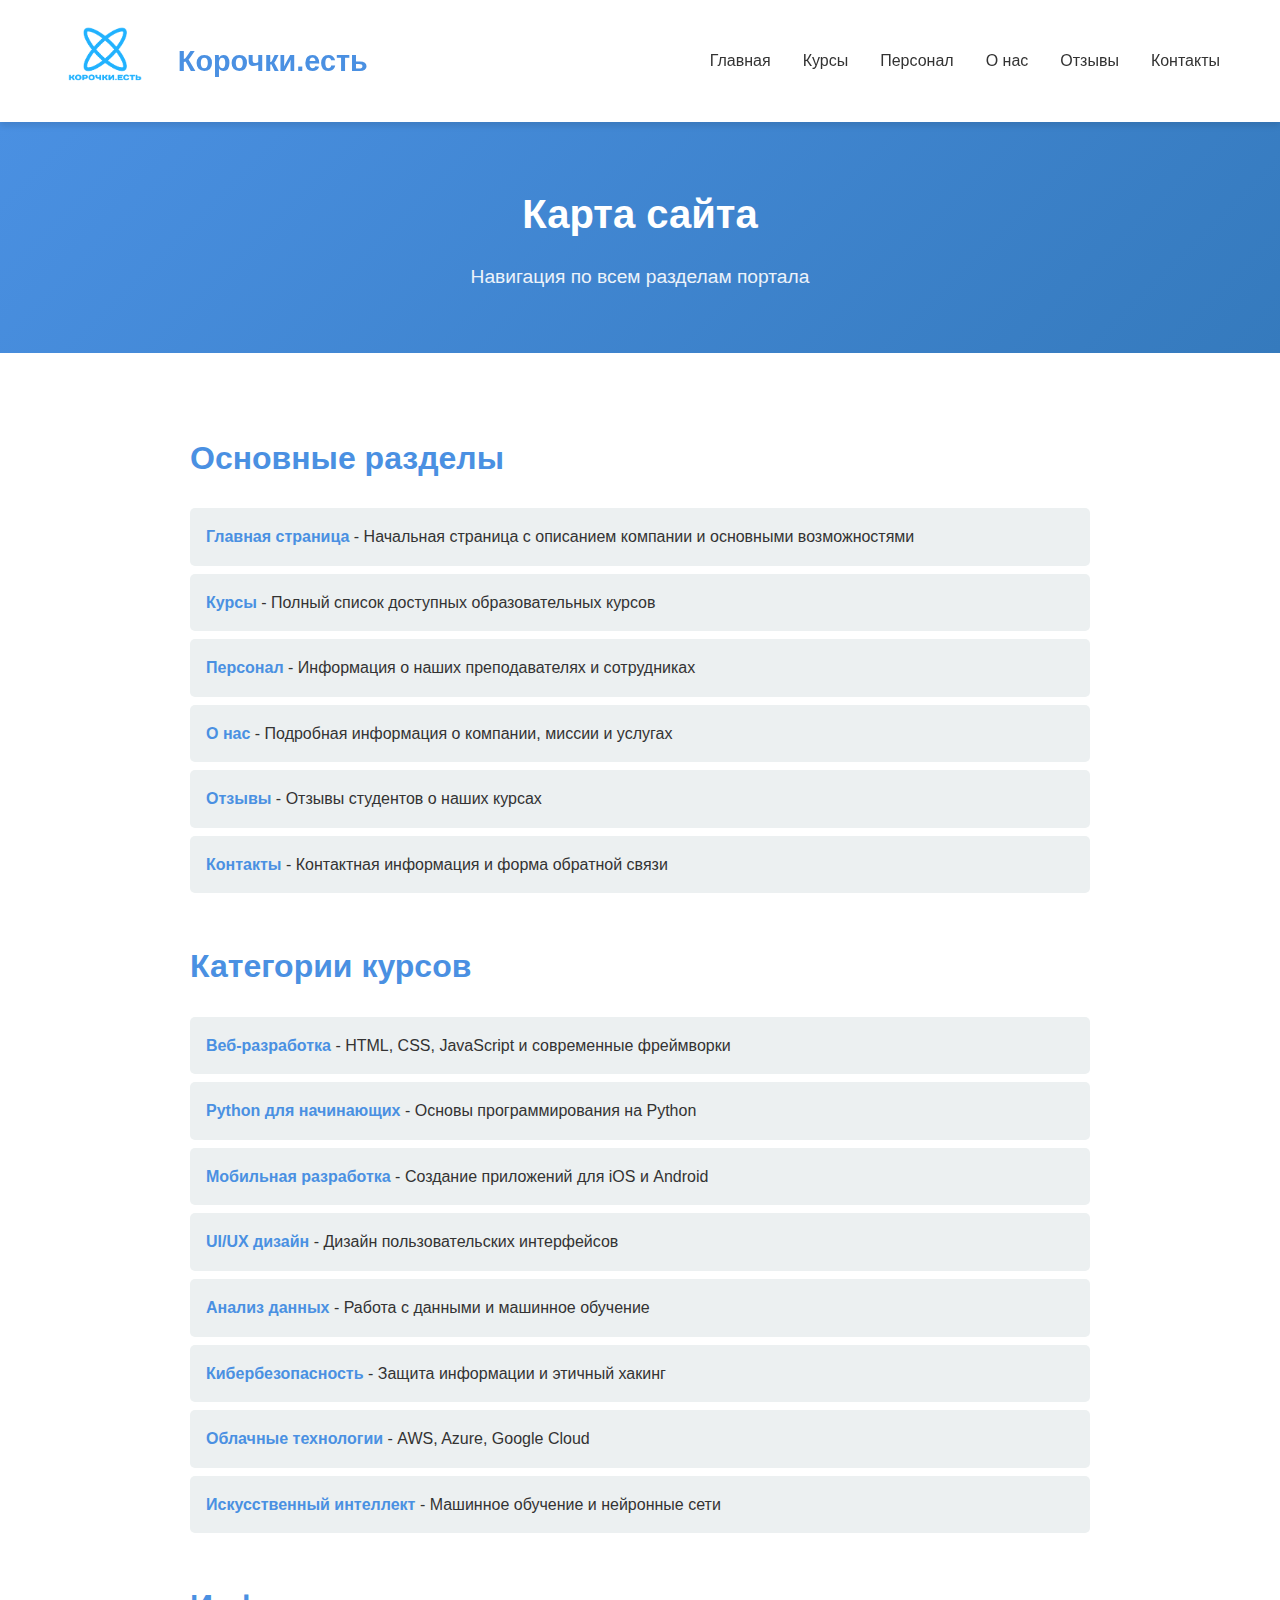
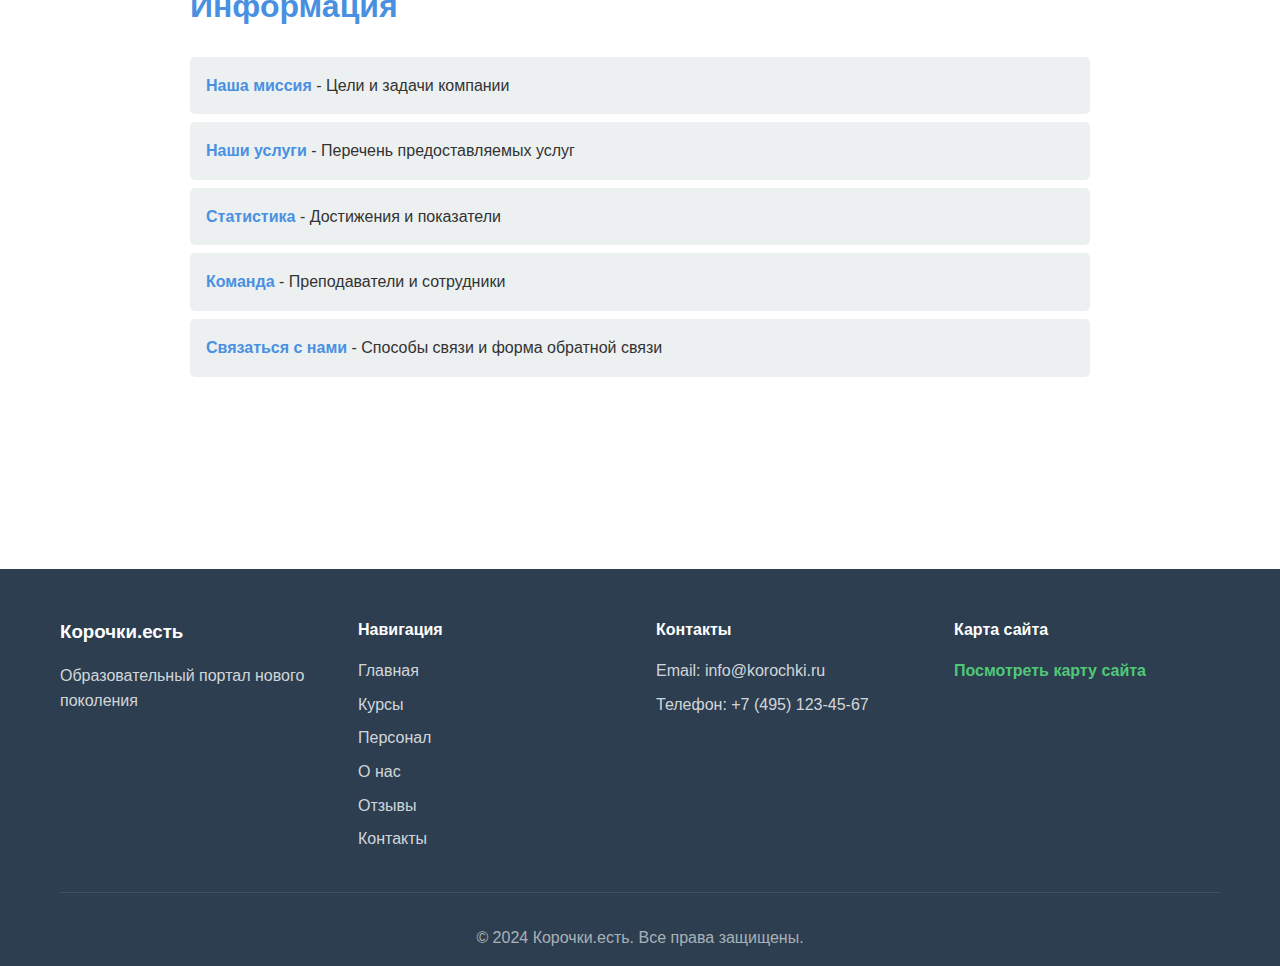
<file: sitemap.html>
<!DOCTYPE html>
<html lang="ru">
<head>
    <meta charset="UTF-8">
    <meta name="viewport" content="width=device-width, initial-scale=1.0">
    <title>Карта сайта - Образовательный Портал</title>
    <link rel="stylesheet" href="styles.css">
</head>
<body>
    <header>
        <nav class="navbar">
            <div class="container">
                <div class="logo">
                    <img src="img/image-Photoroom.png" alt="Корочки.есть" class="logo-img">
                    <h1>Корочки.есть</h1>
                </div>
                <ul class="nav-menu">
                    <li><a href="index.html">Главная</a></li>
                    <li><a href="courses.html">Курсы</a></li>
                    <li><a href="staff.html">Персонал</a></li>
                    <li><a href="about.html">О нас</a></li>
                    <li><a href="reviews.html">Отзывы</a></li>
                    <li><a href="contacts.html">Контакты</a></li>
                </ul>
                <div class="hamburger">
                    <span></span>
                    <span></span>
                    <span></span>
                </div>
            </div>
        </nav>
    </header>

    <main>
        <section class="page-header">
            <div class="container">
                <h1>Карта сайта</h1>
                <p>Навигация по всем разделам портала</p>
            </div>
        </section>

        <section class="sitemap-section">
            <div class="container">
                <div class="sitemap-content">
                    <div class="sitemap-category">
                        <h2>Основные разделы</h2>
                        <ul class="sitemap-links">
                            <li><a href="index.html">Главная страница</a> - Начальная страница с описанием компании и основными возможностями</li>
                            <li><a href="courses.html">Курсы</a> - Полный список доступных образовательных курсов</li>
                            <li><a href="staff.html">Персонал</a> - Информация о наших преподавателях и сотрудниках</li>
                            <li><a href="about.html">О нас</a> - Подробная информация о компании, миссии и услугах</li>
                            <li><a href="reviews.html">Отзывы</a> - Отзывы студентов о наших курсах</li>
                            <li><a href="contacts.html">Контакты</a> - Контактная информация и форма обратной связи</li>
                        </ul>
                    </div>

                    <div class="sitemap-category">
                        <h2>Категории курсов</h2>
                        <ul class="sitemap-links">
                            <li><a href="courses.html#web">Веб-разработка</a> - HTML, CSS, JavaScript и современные фреймворки</li>
                            <li><a href="courses.html#python">Python для начинающих</a> - Основы программирования на Python</li>
                            <li><a href="courses.html#mobile">Мобильная разработка</a> - Создание приложений для iOS и Android</li>
                            <li><a href="courses.html#design">UI/UX дизайн</a> - Дизайн пользовательских интерфейсов</li>
                            <li><a href="courses.html#data">Анализ данных</a> - Работа с данными и машинное обучение</li>
                            <li><a href="courses.html#security">Кибербезопасность</a> - Защита информации и этичный хакинг</li>
                            <li><a href="courses.html#cloud">Облачные технологии</a> - AWS, Azure, Google Cloud</li>
                            <li><a href="courses.html#ai">Искусственный интеллект</a> - Машинное обучение и нейронные сети</li>
                        </ul>
                    </div>

                    <div class="sitemap-category">
                        <h2>Информация</h2>
                        <ul class="sitemap-links">
                            <li><a href="about.html#mission">Наша миссия</a> - Цели и задачи компании</li>
                            <li><a href="about.html#services">Наши услуги</a> - Перечень предоставляемых услуг</li>
                            <li><a href="about.html#stats">Статистика</a> - Достижения и показатели</li>
                            <li><a href="staff.html">Команда</a> - Преподаватели и сотрудники</li>
                            <li><a href="contacts.html">Связаться с нами</a> - Способы связи и форма обратной связи</li>
                        </ul>
                    </div>
                </div>
            </div>
        </section>
    </main>

    <footer>
        <div class="container">
            <div class="footer-content">
                <div class="footer-section">
                    <h3>Корочки.есть</h3>
                    <p>Образовательный портал нового поколения</p>
                </div>
                <div class="footer-section">
                    <h4>Навигация</h4>
                    <ul>
                        <li><a href="index.html">Главная</a></li>
                        <li><a href="courses.html">Курсы</a></li>
                        <li><a href="staff.html">Персонал</a></li>
                        <li><a href="about.html">О нас</a></li>
                        <li><a href="reviews.html">Отзывы</a></li>
                        <li><a href="contacts.html">Контакты</a></li>
                    </ul>
                </div>
                <div class="footer-section">
                    <h4>Контакты</h4>
                    <p>Email: info@korochki.ru</p>
                    <p>Телефон: +7 (495) 123-45-67</p>
                </div>
                <div class="footer-section">
                    <h4>Карта сайта</h4>
                    <a href="sitemap.html" class="sitemap-link">Посмотреть карту сайта</a>
                </div>
            </div>
            <div class="footer-bottom">
                <p>&copy; 2024 Корочки.есть. Все права защищены.</p>
            </div>
        </div>
    </footer>

    <script src="script.js"></script>
</body>
</html>
</file>
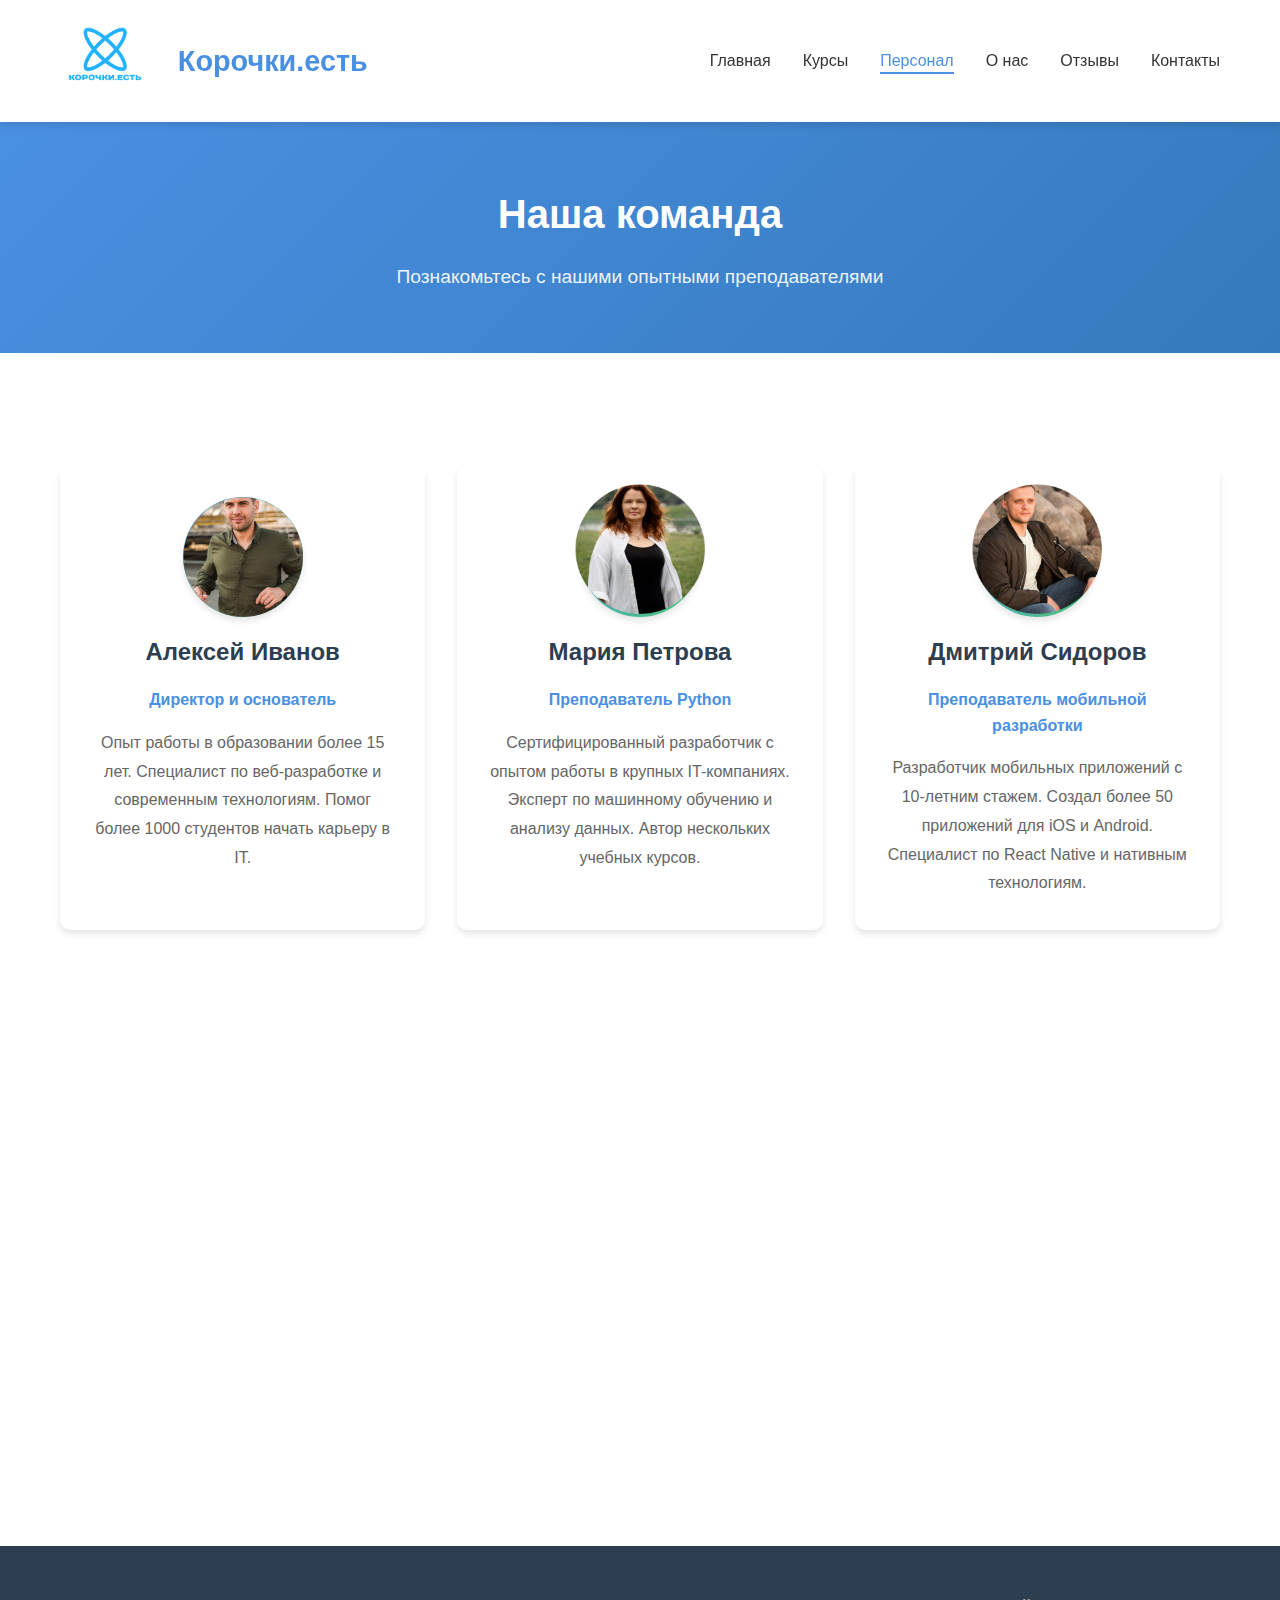
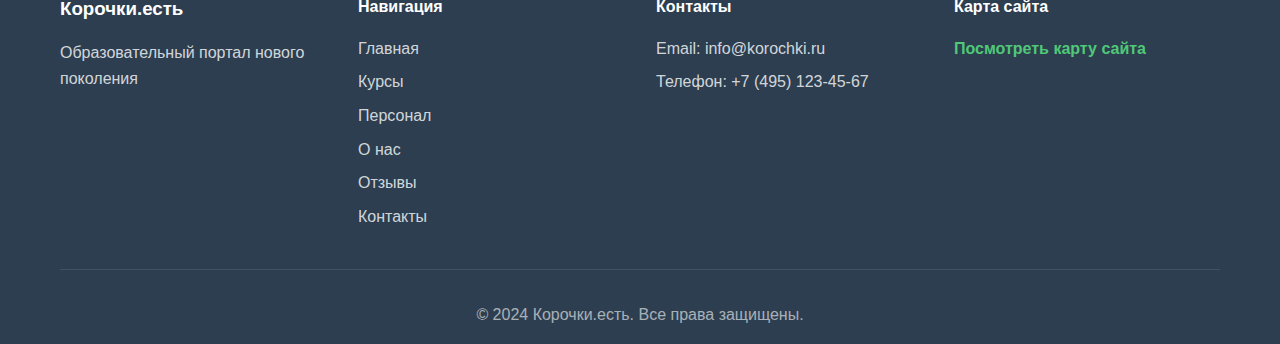
<file: staff.html>
<!DOCTYPE html>
<html lang="ru">
<head>
    <meta charset="UTF-8">
    <meta name="viewport" content="width=device-width, initial-scale=1.0">
    <title>Персонал - Образовательный Портал</title>
    <link rel="stylesheet" href="styles.css">
</head>
<body>
    <header>
        <nav class="navbar">
            <div class="container">
                <div class="logo">
                    <img src="img/image-Photoroom.png" alt="Корочки.есть" class="logo-img">
                    <h1>Корочки.есть</h1>
                </div>
                <ul class="nav-menu">
                    <li><a href="index.html">Главная</a></li>
                    <li><a href="courses.html">Курсы</a></li>
                    <li><a href="staff.html" class="active">Персонал</a></li>
                    <li><a href="about.html">О нас</a></li>
                    <li><a href="reviews.html">Отзывы</a></li>
                    <li><a href="contacts.html">Контакты</a></li>
                </ul>
                <div class="hamburger">
                    <span></span>
                    <span></span>
                    <span></span>
                </div>
            </div>
        </nav>
    </header>

    <main>
        <section class="page-header">
            <div class="container">
                <h1>Наша команда</h1>
                <p>Познакомьтесь с нашими опытными преподавателями</p>
            </div>
        </section>

        <section class="staff-section">
            <div class="container">
                <div class="staff-grid">
                    <div class="staff-card">
                        <div class="staff-avatar">
                            <div class="avatar-placeholder"></div>
                            <img src="img/Безымянный-round.png" width="120vw">
                        </div>
                        <h3>Алексей Иванов</h3>
                        <p class="staff-role">Директор и основатель</p>
                        <p class="staff-description">Опыт работы в образовании более 15 лет. Специалист по веб-разработке и современным технологиям. Помог более 1000 студентов начать карьеру в IT.</p>
                    </div>

                    <div class="staff-card">
                        <div class="staff-avatar">
                            <div class="avatar-placeholder"><img src="img/22-round.png" width="130vw"></div>
                        </div>
                        <h3>Мария Петрова</h3>
                        <p class="staff-role">Преподаватель Python</p>
                        <p class="staff-description">Сертифицированный разработчик с опытом работы в крупных IT-компаниях. Эксперт по машинному обучению и анализу данных. Автор нескольких учебных курсов.</p>
                    </div>

                    <div class="staff-card">
                        <div class="staff-avatar">
                            <div class="avatar-placeholder"><img src="img/2-round.png" width="130vw"></div>
                        </div>
                        <h3>Дмитрий Сидоров</h3>
                        <p class="staff-role">Преподаватель мобильной разработки</p>
                        <p class="staff-description">Разработчик мобильных приложений с 10-летним стажем. Создал более 50 приложений для iOS и Android. Специалист по React Native и нативным технологиям.</p>
                    </div>

                    <div class="staff-card">
                        <div class="staff-avatar">
                            <div class="avatar-placeholder"><img src="img/11-round.png" width="130vw"></div>
                        </div>
                        <h3>Елена Козлова</h3>
                        <p class="staff-role">UI/UX дизайнер</p>
                        <p class="staff-description">Дизайнер с международным опытом. Работала над проектами для крупных брендов. Эксперт по пользовательскому опыту и визуальному дизайну.</p>
                    </div>

                    <div class="staff-card">
                        <div class="staff-avatar">
                            <div class="avatar-placeholder"><img src="img/3-round.png" width="130vw"></div>
                        </div>
                        <h3>Сергей Волков</h3>
                        <p class="staff-role">Преподаватель кибербезопасности</p>
                        <p class="staff-description">Сертифицированный специалист по информационной безопасности. Опыт работы в крупных корпорациях. Эксперт по этичному хакингу и защите данных.</p>
                    </div>

                    <div class="staff-card">
                        <div class="staff-avatar">
                            <div class="avatar-placeholder"><img src="img/33-round.png" width="135vw"></div>
                        </div>
                        <h3>Анна Новикова</h3>
                        <p class="staff-role">Преподаватель анализа данных</p>
                        <p class="staff-description">Data Scientist с опытом работы в финансовом секторе. Специалист по машинному обучению и статистическому анализу. Кандидат технических наук.</p>
                    </div>
                </div>
            </div>
        </section>
    </main>

    <footer>
        <div class="container">
            <div class="footer-content">
                <div class="footer-section">
                    <h3>Корочки.есть</h3>
                    <p>Образовательный портал нового поколения</p>
                </div>
                <div class="footer-section">
                    <h4>Навигация</h4>
                    <ul>
                        <li><a href="index.html">Главная</a></li>
                        <li><a href="courses.html">Курсы</a></li>
                        <li><a href="staff.html">Персонал</a></li>
                        <li><a href="about.html">О нас</a></li>
                        <li><a href="reviews.html">Отзывы</a></li>
                        <li><a href="contacts.html">Контакты</a></li>
                    </ul>
                </div>
                <div class="footer-section">
                    <h4>Контакты</h4>
                    <p>Email: info@korochki.ru</p>
                    <p>Телефон: +7 (495) 123-45-67</p>
                </div>
                <div class="footer-section">
                    <h4>Карта сайта</h4>
                    <a href="sitemap.html" class="sitemap-link">Посмотреть карту сайта</a>
                </div>
            </div>
            <div class="footer-bottom">
                <p>&copy; 2024 Корочки.есть. Все права защищены.</p>
            </div>
        </div>
    </footer>

    <script src="script.js"></script>
</body>
</html>
</file>
<file: styles.css>
/* Общие стили */
* {
    margin: 0;
    padding: 0;
    box-sizing: border-box;
}

:root {
    --primary-color: #4a90e2;
    --secondary-color: #50c878;
    --accent-color: #ff6b6b;
    --dark-color: #2c3e50;
    --light-color: #ecf0f1;
    --text-color: #333;
    --text-light: #666;
    --white: #ffffff;
    --shadow: 0 4px 6px rgba(0, 0, 0, 0.1);
    --shadow-hover: 0 8px 15px rgba(0, 0, 0, 0.2);
}

body {
    font-family: 'Segoe UI', Tahoma, Geneva, Verdana, sans-serif;
    line-height: 1.6;
    color: var(--text-color);
    background-color: var(--white);
    overflow-x: hidden;
    position: relative;
}

body.loading {
    overflow: hidden;
}

.page-loader {
    position: fixed;
    inset: 0;
    background: var(--dark-color);
    display: flex;
    align-items: center;
    justify-content: center;
    z-index: 2000;
    transition: opacity 0.5s ease, visibility 0.5s ease;
}

.page-loader.hidden {
    opacity: 0;
    visibility: hidden;
    pointer-events: none;
}

.loader-core {
    text-align: center;
    color: var(--white);
    width: min(320px, 90vw);
}

.loader-logo {
    font-size: 1.8rem;
    font-weight: 700;
    letter-spacing: 1px;
    margin-bottom: 1.5rem;
}

.loader-progress {
    width: 100%;
    height: 6px;
    background: rgba(255, 255, 255, 0.2);
    border-radius: 999px;
    overflow: hidden;
    margin-bottom: 1rem;
}

.loader-progress span {
    display: block;
    height: 100%;
    width: 0%;
    background: linear-gradient(135deg, var(--secondary-color), var(--primary-color));
    border-radius: 999px;
    transition: width 0.2s ease;
}

.loader-text {
    font-size: 0.95rem;
    opacity: 0.8;
    animation: loaderPulse 1.5s infinite;
}

@keyframes loaderPulse {
    0%, 100% { opacity: 0.6; }
    50% { opacity: 1; }
}

.container {
    max-width: 1200px;
    margin: 0 auto;
    padding: 0 20px;
}

/* Навигация */
header {
    background: var(--white);
    box-shadow: var(--shadow);
    position: sticky;
    top: 0;
    z-index: 1000;
    animation: slideDown 0.5s ease-out;
}

@keyframes slideDown {
    from {
        transform: translateY(-100%);
        opacity: 0;
    }
    to {
        transform: translateY(0);
        opacity: 1;
    }
}

.navbar {
    padding: 1rem 0;
}

.navbar .container {
    display: flex;
    justify-content: space-between;
    align-items: center;
}

.logo {
    display: flex;
    align-items: center;
    gap: 1.75rem;
}

.logo-img {
    height: 90px;
    width: auto;
    object-fit: contain;
}

.logo h1 {
    color: var(--primary-color);
    font-size: 1.8rem;
    font-weight: 700;
    transition: transform 0.3s ease;
    margin: 0;
}

.logo h1:hover {
    transform: scale(1.05);
}

.nav-menu {
    display: flex;
    list-style: none;
    gap: 2rem;
}

.nav-menu a {
    text-decoration: none;
    color: var(--text-color);
    font-weight: 500;
    transition: color 0.3s ease;
    position: relative;
}

.nav-menu a::after {
    content: '';
    position: absolute;
    bottom: -5px;
    left: 0;
    width: 0;
    height: 2px;
    background: var(--primary-color);
    transition: width 0.3s ease;
}

.nav-menu a:hover::after,
.nav-menu a.active::after {
    width: 100%;
}

.nav-menu a:hover,
.nav-menu a.active {
    color: var(--primary-color);
}

.hamburger {
    display: none;
    flex-direction: column;
    cursor: pointer;
    gap: 5px;
}

.hamburger span {
    width: 25px;
    height: 3px;
    background: var(--dark-color);
    transition: all 0.3s ease;
    border-radius: 3px;
}

/* Кнопки */
.btn {
    display: inline-block;
    padding: 12px 30px;
    text-decoration: none;
    border-radius: 5px;
    font-weight: 600;
    transition: all 0.3s ease;
    border: none;
    cursor: pointer;
    font-size: 1rem;
    position: relative;
    z-index: 10;
}

.btn-primary {
    background: var(--primary-color);
    color: var(--white);
    box-shadow: var(--shadow);
}

.btn-primary:hover {
    background: #357abd;
    transform: translateY(-2px);
    box-shadow: var(--shadow-hover);
}

.btn-secondary {
    background: var(--secondary-color);
    color: var(--white);
    box-shadow: var(--shadow);
}

.btn-secondary:hover {
    background: #3fa865;
    transform: translateY(-2px);
    box-shadow: var(--shadow-hover);
}

/* Главная страница - Hero секция */
.hero {
    background: linear-gradient(135deg, var(--primary-color) 0%, #357abd 100%);
    color: var(--white);
    padding: 100px 0;
    text-align: center;
    position: relative;
    overflow: hidden;
}

.hero-content {
    position: relative;
    z-index: 1;
}

.hero-content h1 {
    font-size: 3rem;
    margin-bottom: 1rem;
    animation: fadeInUp 1s ease-out;
}

.hero-content p {
    font-size: 1.5rem;
    margin-bottom: 2rem;
    opacity: 0.9;
}

.fade-in {
    animation: fadeIn 1s ease-out;
}

.fade-in-delay {
    animation: fadeIn 1s ease-out 0.3s both;
}

.fade-in-delay-2 {
    animation: fadeIn 1s ease-out 0.6s both;
}

@keyframes fadeIn {
    from {
        opacity: 0;
        transform: translateY(20px);
    }
    to {
        opacity: 1;
        transform: translateY(0);
    }
}

@keyframes fadeInUp {
    from {
        opacity: 0;
        transform: translateY(30px);
    }
    to {
        opacity: 1;
        transform: translateY(0);
    }
}

/* Анимация плавающих фигур */
.floating-shapes {
    position: absolute;
    width: 100%;
    height: 100%;
    top: 0;
    left: 0;
    overflow: hidden;
    z-index: 0;
}

.shape {
    position: absolute;
    border-radius: 50%;
    opacity: 0.1;
}

.shape-1 {
    width: 200px;
    height: 200px;
    background: var(--white);
    top: 10%;
    left: 10%;
    animation: float 6s ease-in-out infinite;
}

.shape-2 {
    width: 150px;
    height: 150px;
    background: var(--white);
    top: 60%;
    right: 15%;
    animation: float 8s ease-in-out infinite reverse;
}

.shape-3 {
    width: 100px;
    height: 100px;
    background: var(--white);
    bottom: 20%;
    left: 20%;
    animation: float 7s ease-in-out infinite;
}

@keyframes float {
    0%, 100% {
        transform: translateY(0) rotate(0deg);
    }
    50% {
        transform: translateY(-30px) rotate(180deg);
    }
}

/* Секции */
.about-preview,
.features,
.about-section,
.services-section,
.stats-section,
.courses-section,
.staff-section,
.reviews-section,
.contacts-section,
.sitemap-section,
.live-stats,
.journey-section,
.modules-section {
    padding: 80px 0;
}

.page-header {
    background: linear-gradient(135deg, var(--primary-color) 0%, #357abd 100%);
    color: var(--white);
    padding: 60px 0;
    text-align: center;
}

.page-header h1 {
    font-size: 2.5rem;
    margin-bottom: 1rem;
    animation: fadeInUp 0.8s ease-out;
}

.page-header p {
    font-size: 1.2rem;
    opacity: 0.9;
    animation: fadeInUp 0.8s ease-out 0.2s both;
}

.about-preview {
    background: var(--light-color);
}

.about-preview h2,
.features h2,
.services-section h2,
.stats-section h2 {
    text-align: center;
    font-size: 2.5rem;
    margin-bottom: 3rem;
    color: var(--dark-color);
}

.about-content {
    max-width: 800px;
    margin: 0 auto 2rem;
    text-align: center;
}

.about-content p {
    font-size: 1.1rem;
    margin-bottom: 1.5rem;
    color: var(--text-light);
}

.about-content-wrapper {
    max-width: 900px;
    margin: 0 auto;
}

.about-text h2 {
    color: var(--primary-color);
    margin-top: 2rem;
    margin-bottom: 1rem;
}

.about-text p {
    margin-bottom: 1.5rem;
    line-height: 1.8;
}

.values-list {
    list-style: none;
    padding-left: 0;
}

.values-list li {
    padding: 1rem;
    margin-bottom: 0.5rem;
    background: var(--light-color);
    border-left: 4px solid var(--primary-color);
    transition: transform 0.3s ease;
}

.values-list li:hover {
    transform: translateX(10px);
}

/* Карточки */
.features-grid,
.courses-grid,
.staff-grid,
.reviews-grid,
.services-grid {
    display: grid;
    grid-template-columns: repeat(auto-fit, minmax(280px, 1fr));
    gap: 2rem;
    margin-top: 2rem;
}

.feature-card,
.course-card,
.staff-card,
.review-card,
.service-card {
    background: var(--white);
    padding: 2rem;
    border-radius: 10px;
    box-shadow: var(--shadow);
    transition: all 0.3s ease;
    text-align: center;
}

.feature-card:hover,
.course-card:hover,
.staff-card:hover,
.review-card:hover,
.service-card:hover {
    transform: translateY(-10px);
    box-shadow: var(--shadow-hover);
}

.feature-icon,
.course-icon,
.service-icon {
    font-size: 3rem;
    margin-bottom: 1rem;
    animation: bounce 2s infinite;
}

@keyframes bounce {
    0%, 100% {
        transform: translateY(0);
    }
    50% {
        transform: translateY(-10px);
    }
}

.feature-card h3,
.course-card h3,
.staff-card h3,
.service-card h3 {
    color: var(--dark-color);
    margin-bottom: 1rem;
    font-size: 1.5rem;
}

.course-info {
    display: flex;
    justify-content: space-between;
    margin-top: 1rem;
    padding-top: 1rem;
    border-top: 1px solid var(--light-color);
    font-size: 0.9rem;
    color: var(--text-light);
}

/* Персонал */
.staff-avatar {
    width: 120px;
    height: 120px;
    margin: 0 auto 1rem;
    border-radius: 50%;
    background: linear-gradient(135deg, var(--primary-color), var(--secondary-color));
    display: flex;
    align-items: center;
    justify-content: center;
    box-shadow: var(--shadow);
    transition: transform 0.3s ease;
}

.staff-card:hover .staff-avatar {
    transform: scale(1.1) rotate(5deg);
}

.avatar-placeholder {
    color: var(--white);
    font-size: 2rem;
    font-weight: bold;
}

.staff-role {
    color: var(--primary-color);
    font-weight: 600;
    margin-bottom: 1rem;
}

.staff-description {
    color: var(--text-light);
    line-height: 1.8;
}

/* Отзывы */
.review-header {
    display: flex;
    align-items: center;
    gap: 1rem;
    margin-bottom: 1rem;
}

.reviewer-avatar {
    width: 60px;
    height: 60px;
    border-radius: 50%;
    background: linear-gradient(135deg, var(--primary-color), var(--secondary-color));
    display: flex;
    align-items: center;
    justify-content: center;
    color: var(--white);
    font-weight: bold;
    flex-shrink: 0;
}

.reviewer-info h3 {
    margin-bottom: 0.3rem;
    color: var(--dark-color);
}

.reviewer-course {
    color: var(--text-light);
    font-size: 0.9rem;
}

.review-rating {
    color: #ffd700;
    font-size: 1.2rem;
    margin-bottom: 1rem;
}

.review-text {
    color: var(--text-light);
    line-height: 1.8;
    font-style: italic;
}

/* Контакты */
.contacts-wrapper {
    display: grid;
    grid-template-columns: 1fr 1fr;
    gap: 3rem;
    margin-top: 2rem;
}

.contact-info h2,
.contact-form-wrapper h2 {
    color: var(--dark-color);
    margin-bottom: 2rem;
}

.contact-item {
    display: flex;
    gap: 1.5rem;
    margin-bottom: 2rem;
    align-items: flex-start;
}

.contact-icon {
    font-size: 2rem;
    flex-shrink: 0;
}

.contact-item h3 {
    color: var(--primary-color);
    margin-bottom: 0.5rem;
}

.contact-item p {
    color: var(--text-light);
    margin-bottom: 0.3rem;
}

/* Форма */
.contact-form {
    background: var(--light-color);
    padding: 2rem;
    border-radius: 10px;
}

.form-group {
    margin-bottom: 1.5rem;
}

.form-group label {
    display: block;
    margin-bottom: 0.5rem;
    color: var(--dark-color);
    font-weight: 600;
}

.form-group input,
.form-group select,
.form-group textarea {
    width: 100%;
    padding: 12px;
    border: 2px solid #ddd;
    border-radius: 5px;
    font-size: 1rem;
    font-family: inherit;
    transition: border-color 0.3s ease;
}

.form-group input:focus,
.form-group select:focus,
.form-group textarea:focus {
    outline: none;
    border-color: var(--primary-color);
}

.form-message {
    margin-top: 1rem;
    padding: 1rem;
    border-radius: 5px;
    display: none;
}

.form-message.success {
    background: #d4edda;
    color: #155724;
    border: 1px solid #c3e6cb;
    display: block;
}

.form-message.error {
    background: #f8d7da;
    color: #721c24;
    border: 1px solid #f5c6cb;
    display: block;
}

/* Статистика */
.stats-grid {
    display: grid;
    grid-template-columns: repeat(auto-fit, minmax(200px, 1fr));
    gap: 2rem;
    margin-top: 2rem;
}

.stat-card {
    background: linear-gradient(135deg, var(--primary-color), var(--secondary-color));
    color: var(--white);
    padding: 2rem;
    border-radius: 10px;
    text-align: center;
    box-shadow: var(--shadow);
    transition: transform 0.3s ease;
}

.stat-card:hover {
    transform: scale(1.05);
}

.stat-number {
    font-size: 3rem;
    font-weight: bold;
    margin-bottom: 0.5rem;
}

.stat-label {
    font-size: 1.1rem;
    opacity: 0.9;
}

.live-stats {
    background: var(--dark-color);
    color: var(--white);
    position: relative;
    overflow: hidden;
}

.live-stats::after {
    content: '';
    position: absolute;
    inset: 10%;
    border: 1px solid rgba(255, 255, 255, 0.1);
    border-radius: 20px;
    pointer-events: none;
}

.live-stats-header {
    text-align: center;
    max-width: 700px;
    margin: 0 auto 3rem;
}

.live-stats-header h2 {
    font-size: 2.5rem;
    margin-bottom: 0.8rem;
}

.live-stats-header p {
    color: rgba(255, 255, 255, 0.8);
}

.live-stats-grid {
    display: grid;
    grid-template-columns: repeat(auto-fit, minmax(220px, 1fr));
    gap: 1.5rem;
}

.live-stats .stat-card {
    background: rgba(255, 255, 255, 0.08);
    border: 1px solid rgba(255, 255, 255, 0.1);
}

.live-stats .stat-number {
    font-size: 3.5rem;
}

.live-stats .stat-label {
    color: rgba(255, 255, 255, 0.8);
}

/* Карта сайта */
.sitemap-content {
    max-width: 900px;
    margin: 0 auto;
}

.sitemap-category {
    margin-bottom: 3rem;
}

.sitemap-category h2 {
    color: var(--primary-color);
    margin-bottom: 1.5rem;
    font-size: 2rem;
}

.sitemap-links {
    list-style: none;
    padding-left: 0;
}

.sitemap-links li {
    padding: 1rem;
    margin-bottom: 0.5rem;
    background: var(--light-color);
    border-radius: 5px;
    transition: all 0.3s ease;
}

.sitemap-links li:hover {
    background: #d5dbdb;
    transform: translateX(10px);
}

.sitemap-links a {
    color: var(--primary-color);
    text-decoration: none;
    font-weight: 600;
    transition: color 0.3s ease;
}

.sitemap-links a:hover {
    color: #357abd;
    text-decoration: underline;
}

/* Футер */
footer {
    background: var(--dark-color);
    color: var(--white);
    padding: 3rem 0 1rem;
    margin-top: 4rem;
}

.footer-content {
    display: grid;
    grid-template-columns: repeat(auto-fit, minmax(200px, 1fr));
    gap: 2rem;
    margin-bottom: 2rem;
}

.footer-section h3,
.footer-section h4 {
    margin-bottom: 1rem;
    color: var(--white);
}

.footer-section p {
    color: rgba(255, 255, 255, 0.8);
    margin-bottom: 0.5rem;
}

.footer-section ul {
    list-style: none;
}

.footer-section ul li {
    margin-bottom: 0.5rem;
}

.footer-section a {
    color: rgba(255, 255, 255, 0.8);
    text-decoration: none;
    transition: color 0.3s ease;
}

.footer-section a:hover {
    color: var(--white);
}

.sitemap-link {
    color: var(--secondary-color) !important;
    font-weight: 600;
}

.footer-bottom {
    text-align: center;
    padding-top: 2rem;
    border-top: 1px solid rgba(255, 255, 255, 0.1);
    color: rgba(255, 255, 255, 0.6);
}

/* Адаптивность */
@media (max-width: 768px) {
    .hamburger {
        display: flex;
    }

    .nav-menu {
        position: fixed;
        left: -100%;
        top: 70px;
        flex-direction: column;
        background: var(--white);
        width: 100%;
        text-align: center;
        transition: 0.3s;
        box-shadow: var(--shadow);
        padding: 2rem 0;
    }

    .nav-menu.active {
        left: 0;
    }

    .hero-content h1 {
        font-size: 2rem;
    }

    .hero-content p {
        font-size: 1.2rem;
    }

    .contacts-wrapper {
        grid-template-columns: 1fr;
    }

    .features-grid,
    .courses-grid,
    .staff-grid,
    .reviews-grid,
    .services-grid {
        grid-template-columns: 1fr;
    }

    .page-header h1 {
        font-size: 2rem;
    }

    .journey-wrapper {
        grid-template-columns: 1fr;
    }

    .journey-step {
        text-align: left;
    }

    .modules-grid {
        grid-template-columns: 1fr;
    }
}

/* Дополнительные анимации */
@keyframes pulse {
    0%, 100% {
        transform: scale(1);
    }
    50% {
        transform: scale(1.05);
    }
}

.animate-on-scroll {
    opacity: 0;
    transform: translateY(30px);
    transition: all 0.6s ease-out;
}

.animate-on-scroll.animated {
    opacity: 1;
    transform: translateY(0);
}

.journey-section {
    background: var(--light-color);
}

.journey-header {
    text-align: center;
    margin-bottom: 3rem;
}

.journey-wrapper {
    display: grid;
    grid-template-columns: 320px 1fr;
    gap: 2rem;
}

.journey-steps {
    display: flex;
    flex-direction: column;
    gap: 1rem;
}

.journey-step {
    padding: 1rem 1.5rem;
    border: 2px solid var(--primary-color);
    background: var(--white);
    border-radius: 999px;
    font-weight: 600;
    color: var(--primary-color);
    cursor: pointer;
    transition: all 0.3s ease;
}

.journey-step.active,
.journey-step:hover {
    background: var(--primary-color);
    color: var(--white);
    transform: translateX(5px);
    box-shadow: var(--shadow);
}

.journey-content {
    background: var(--white);
    border-radius: 20px;
    padding: 2rem;
    box-shadow: var(--shadow);
    position: relative;
    overflow: hidden;
}

.journey-content::after {
    content: '';
    position: absolute;
    inset: 0;
    background: radial-gradient(circle at top right, rgba(74, 144, 226, 0.2), transparent 60%);
    pointer-events: none;
}

.journey-detail {
    display: none;
    animation: fadeIn 0.4s ease;
}

.journey-detail.active {
    display: block;
}

.journey-detail ul {
    margin-top: 1.5rem;
    padding-left: 1.2rem;
    color: var(--text-light);
}

.journey-detail li {
    margin-bottom: 0.6rem;
}

.modules-section {
    background: var(--dark-color);
    color: var(--white);
}

.modules-section h2 {
    color: var(--white);
}

.modules-subtitle {
    text-align: center;
    margin-top: -2rem;
    margin-bottom: 3rem;
    color: rgba(255, 255, 255, 0.8);
}

.modules-grid {
    display: grid;
    grid-template-columns: repeat(auto-fit, minmax(260px, 1fr));
    gap: 1.5rem;
}

.module-card {
    border-radius: 18px;
    padding: 2rem;
    background: rgba(255, 255, 255, 0.05);
    border: 1px solid rgba(255, 255, 255, 0.1);
    min-height: 260px;
    position: relative;
    overflow: hidden;
    transition: transform 0.4s ease, border-color 0.4s ease, box-shadow 0.4s ease;
}

.module-card span {
    display: inline-flex;
    padding: 0.3rem 0.9rem;
    border-radius: 999px;
    background: rgba(255, 255, 255, 0.1);
    margin-bottom: 1rem;
    font-size: 0.85rem;
    letter-spacing: 1px;
}

.module-card small {
    position: absolute;
    bottom: 1.5rem;
    opacity: 0.7;
}

.module-card::after {
    content: '';
    position: absolute;
    inset: 0;
    background: radial-gradient(circle at var(--cursor-x, 50%) var(--cursor-y, 50%), rgba(80, 200, 120, 0.4), transparent 55%);
    opacity: 0;
    transition: opacity 0.4s ease;
}

.module-card:hover {
    transform: translateY(-12px);
    border-color: rgba(255, 255, 255, 0.3);
    box-shadow: 0 20px 40px rgba(0, 0, 0, 0.35);
}

.module-card:hover::after {
    opacity: 1;
}

/* Секция с примерами графики */
.graphics-examples-section {
    background: linear-gradient(135deg, #f5f7fa 0%, #e8ecf1 100%);
    padding: 80px 0;
    position: relative;
}

.graphics-examples-section::before {
    content: '';
    position: absolute;
    top: 0;
    left: 0;
    right: 0;
    bottom: 0;
    background: radial-gradient(circle at 20% 50%, rgba(74, 144, 226, 0.05), transparent 50%),
                radial-gradient(circle at 80% 50%, rgba(80, 200, 120, 0.05), transparent 50%);
    pointer-events: none;
}

.section-header {
    text-align: center;
    margin-bottom: 3rem;
    position: relative;
    z-index: 1;
}

.section-header h2 {
    font-size: 2.5rem;
    color: var(--dark-color);
    margin-bottom: 1rem;
}

.section-header p {
    font-size: 1.1rem;
    color: var(--text-light);
}

.graphics-grid {
    display: grid;
    grid-template-columns: repeat(auto-fit, minmax(320px, 1fr));
    gap: 2rem;
    position: relative;
    z-index: 1;
}

.graphics-card {
    background: var(--white);
    border-radius: 15px;
    padding: 2rem;
    box-shadow: var(--shadow);
    transition: all 0.3s ease;
    position: relative;
    overflow: hidden;
}

.graphics-card::before {
    content: '';
    position: absolute;
    top: 0;
    left: 0;
    width: 100%;
    height: 4px;
    background: linear-gradient(90deg, var(--primary-color), var(--secondary-color));
    transform: scaleX(0);
    transition: transform 0.3s ease;
}

.graphics-card:hover {
    transform: translateY(-10px);
    box-shadow: var(--shadow-hover);
}

.graphics-card:hover::before {
    transform: scaleX(1);
}

.graphics-header {
    display: flex;
    align-items: center;
    gap: 1rem;
    margin-bottom: 1.5rem;
    padding-bottom: 1rem;
    border-bottom: 2px solid var(--light-color);
}

.graphics-icon {
    font-size: 2.5rem;
    width: 60px;
    height: 60px;
    display: flex;
    align-items: center;
    justify-content: center;
    background: linear-gradient(135deg, var(--primary-color), var(--secondary-color));
    border-radius: 12px;
    box-shadow: 0 4px 10px rgba(74, 144, 226, 0.3);
}

.graphics-header h3 {
    color: var(--dark-color);
    font-size: 1.5rem;
    margin: 0;
}

.graphics-content {
    padding-top: 0.5rem;
}

.examples-list {
    display: flex;
    flex-direction: column;
    gap: 0.75rem;
}

.example-item {
    display: flex;
    align-items: center;
    gap: 0.75rem;
    padding: 0.75rem;
    background: var(--light-color);
    border-radius: 8px;
    transition: all 0.2s ease;
}

.example-item:hover {
    background: linear-gradient(135deg, rgba(74, 144, 226, 0.1), rgba(80, 200, 120, 0.1));
    transform: translateX(5px);
}

.example-badge {
    display: inline-flex;
    align-items: center;
    justify-content: center;
    width: 24px;
    height: 24px;
    background: linear-gradient(135deg, var(--primary-color), var(--secondary-color));
    color: var(--white);
    border-radius: 50%;
    font-size: 0.85rem;
    font-weight: bold;
    flex-shrink: 0;
}

.example-item span:last-child {
    color: var(--text-color);
    font-size: 0.95rem;
}

@media (max-width: 768px) {
    .graphics-grid {
        grid-template-columns: 1fr;
    }
    
    .section-header h2 {
        font-size: 2rem;
    }
    
    .graphics-header {
        flex-direction: column;
        text-align: center;
    }
}
</file>
